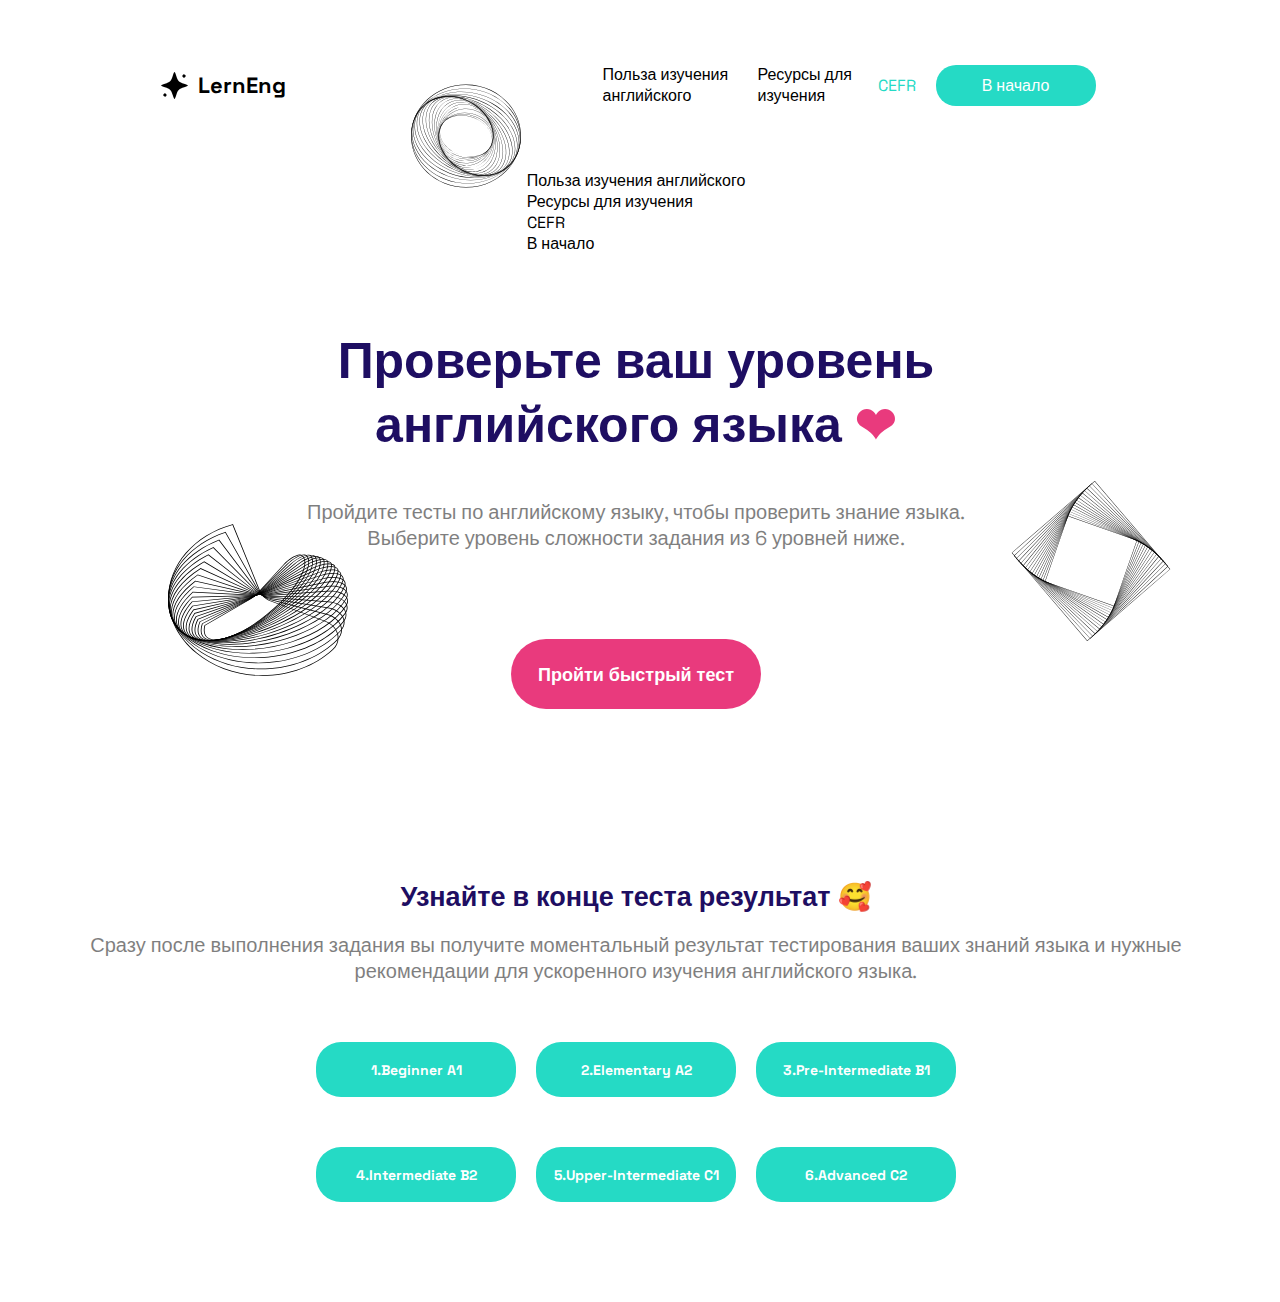
<file: index.html>
<!DOCTYPE html>
<html>
	<head>
		<title>LernEng</title>
		<meta charset="utf-8">
        <meta name="viewport" content="width=device-width, initial-scale=1.0">
		<link rel="stylesheet" href="styles/main.css">
		<link href="https://fonts.googleapis.com/css2?family=Space+Grotesk:wght@400;700&display=swap" rel="stylesheet">
	</head>
	<body>
		<main>
			<header>
				<div class="obj_container">
					<img class="obj" src="img/object.svg">
					<img class="obj2" src="img/obj2.svg">
					<img class="obj3" src="img/obj3.svg">
				</div>
				<nav>
					<div class="logo">
						<img src="img/Group.svg">
						<p>LernEng</p>
					</div>
					<section class="burger_menu">
						<span></span>
						<span></span>
						<span></span>
					</section>
					<ul>
						<li><a href="benefit_english.html">Польза изучения английского</a></li>
						<li><a href="resources_for_lerning.html">Ресурсы для изучения</a></li>
						<li><a href="CEFR.html">CEFR</a></li>
						<li><a href="index.html">В начало</a></li>
					</ul>
				</nav>
				<section class="bottom_content">
					<div class="burger_menu_content">
						<ul>
							<li><a href="benefit_english.html">Польза изучения английского</a></li>
							<li><a href="resources_for_lerning.html">Ресурсы для изучения</a></li>
							<li><a href="CEFR.html">CEFR</a></li>
							<li><a class="href_burger_menu" href="index.html">В начало</a></li>
						</ul>
					</div>
					<h1>Проверьте ваш уровень английского языка <span>&#10084;</span></h1>
					<p>Пройдите тесты по английскому языку, чтобы проверить знание языка. Выберите уровень сложности задания из 6 уровней ниже.</p>
					<button class="quick_test_btn">Пройти быстрый тест</button>
				</section>
			</header>
			<section class="tests_container">
				<h2>Узнайте в конце теста результат <span>&#129392;</span></h2>
				<p>Сразу после выполнения задания вы получите моментальный результат тестирования ваших знаний языка и нужные рекомендации для ускоренного изучения английского языка.</p>
				
				<div class ="button-container_768px">
					<div class="buttom_container">
						<button>1.Beginner A1</button>
						<button>2.Elementary A2</button>
						<button>3.Pre-Intermediate B1</button>
					</div>
					<div class="buttom_container">
						<button>4.Intermediate B2</button>
						<button>5.Upper-Intermediate C1</button>
						<button>6.Advanced C2</button>
					</div>
				</div>
				
				<div class ="button-container_430px">
					<div class="buttom_container">
						<button class="A1_btn">1.Beginner A1</button>
						<button class="A2_btn">2.Elementary A2</button>
					</div>
					<div class="buttom_container">
						<button class="B1_btn">3.Pre-Intermediate B1</button>
						<button>4.Intermediate B2</button>
					</div>
					<div class="buttom_container">
						<button>5.Upper-Intermediate C1</button>
						<button>6.Advanced C2</button>
					</div>
				</div>
			</section>
		</main>
		<script src="js/burger_menu.js"></script>
		<script src="js/tests.js"></script>
	</body>
</html>
</file>
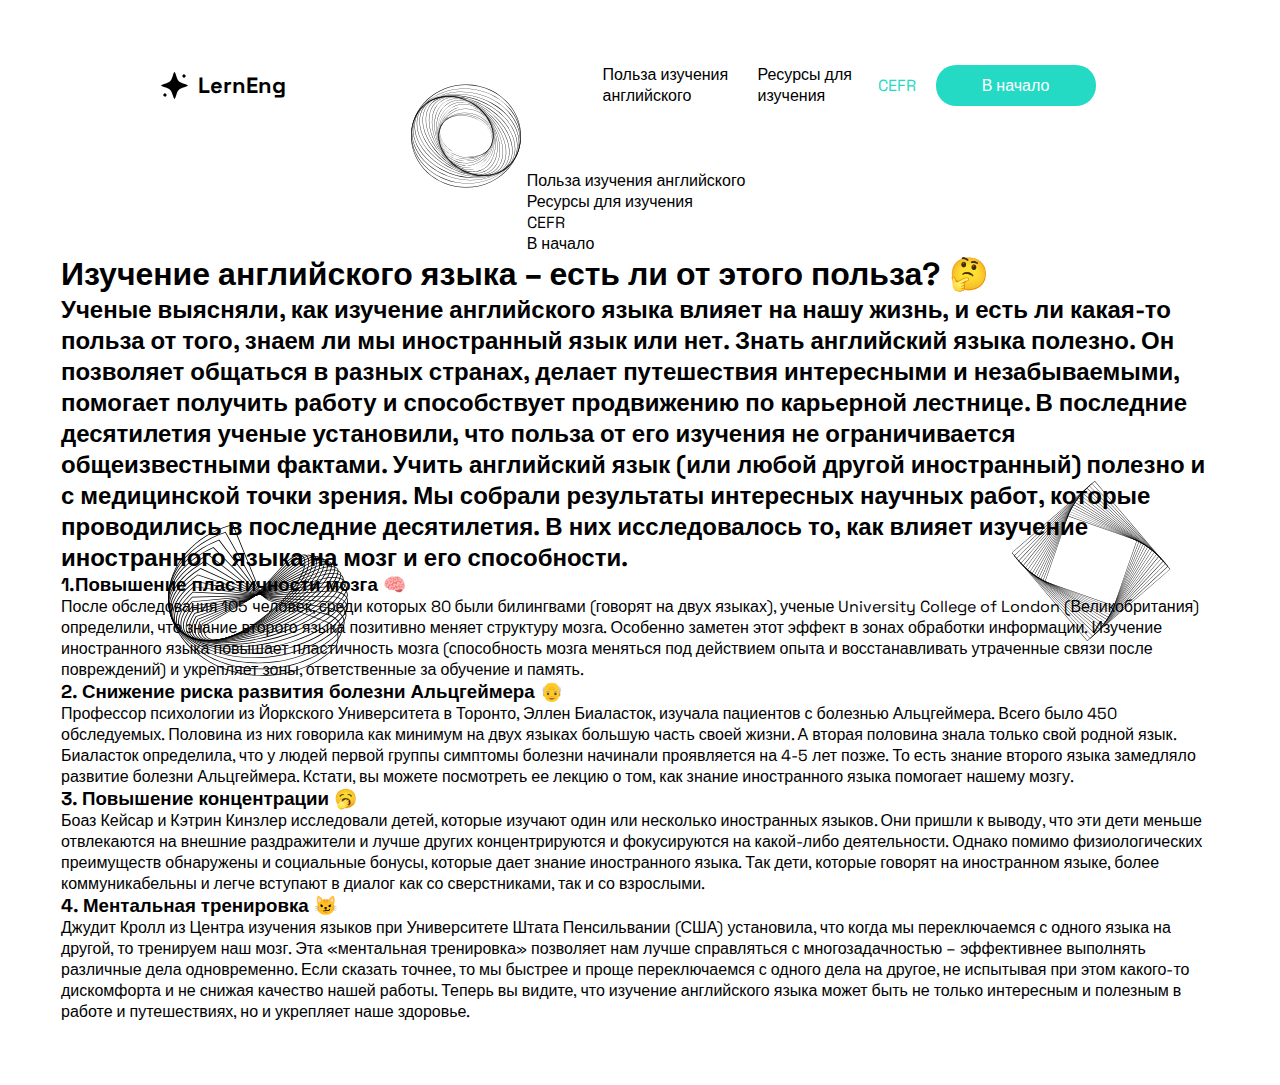
<file: benefit_english.html>
<!DOCTYPE html>
<html>
	<head>
		<title>LernEng</title>
		<meta charset="utf-8">
        <meta name="viewport" content="width=device-width, initial-scale=1.0">
		<link rel="stylesheet" href="styles/main.css">
		<link href="https://fonts.googleapis.com/css2?family=Space+Grotesk:wght@400;700&display=swap" rel="stylesheet">
	</head>
	<body>
		<main>
			<header>
				<div class="obj_container">
					<img class="obj" src="img/object.svg">
					<img class="obj2" src="img/obj2.svg">
					<img class="obj3" src="img/obj3.svg">
				</div>
				<nav>
					<div class="logo">
						<img src="img/Group.svg">
						<p>LernEng</p>
					</div>
					<section class="burger_menu">
						<span></span>
						<span></span>
						<span></span>
					</section>
					<ul>
						<li><a href="benefit_english.html">Польза изучения английского</a></li>
						<li><a href="resources_for_lerning.html">Ресурсы для изучения</a></li>
						<li><a href="CEFR.html">CEFR</a></li>
						<li><a href="index.html">В начало</a></li>
					</ul>
				</nav>
				<section class="bottom_content">
					<div class="burger_menu_content">
						<ul>
							<li><a href="benefit_english.html">Польза изучения английского</a></li>
						    <li><a href="resources_for_lerning.html">Ресурсы для изучения</a></li>
							<li><a href="CEFR.html">CEFR</a></li>
							<li><a href="index.html">В начало</a></li>
						</ul>
					</div>
				</section>
			</header>
            <section class="benefit_block">
                <h1>Изучение английского языка – есть ли от этого польза? &#129300;</h1>
                <h2>Ученые выясняли, как изучение английского языка влияет на нашу жизнь, и есть ли какая-то польза от того, знаем ли мы иностранный язык или нет.

                    Знать английский языка полезно. Он позволяет общаться в разных странах, делает путешествия интересными и незабываемыми, помогает получить работу и способствует продвижению по карьерной лестнице.
                    
                    В последние десятилетия ученые установили, что польза от его изучения не ограничивается общеизвестными фактами. Учить английский язык (или любой другой иностранный) полезно и с медицинской точки зрения.
                     
                    Мы собрали результаты интересных научных работ, которые проводились в последние десятилетия. В них исследовалось то, как влияет изучение иностранного языка на мозг и его способности.</h2>
            </section>
            <section class="benefit_block">
                <h3>1.Повышение пластичности мозга &#129504;</h3>
                <p>После обследования 105 человек, среди которых 80 были билингвами (говорят на двух языках), ученые University College of London (Великобритания) определили, что знание второго языка позитивно меняет структуру мозга. Особенно заметен этот эффект в зонах обработки информации.

                    Изучение иностранного языка повышает пластичность мозга (способность мозга меняться под действием опыта и восстанавливать утраченные связи после повреждений) и укрепляет зоны, ответственные за обучение и память.</p>
            </section>
            <section class="benefit_block">
                <h3>2. Снижение риска развития болезни Альцгеймера &#128116;</h3>
                <p>Профессор психологии из Йоркского Университета в Торонто, Эллен Биаласток, изучала пациентов с болезнью Альцгеймера. Всего было 450 обследуемых. Половина из них говорила как минимум на двух языках большую часть своей жизни. А вторая половина знала только свой родной язык. Биаласток определила, что у людей первой группы симптомы болезни начинали проявляется на 4-5 лет позже.

                    То есть знание второго языка замедляло развитие болезни Альцгеймера. Кстати, вы можете посмотреть ее лекцию о том, как знание иностранного языка помогает нашему мозгу.</p>
            </section>
            <section class="benefit_block">
                <h3>3. Повышение концентрации &#129393;</h3>
                <p>Боаз Кейсар и Кэтрин Кинзлер исследовали детей, которые изучают один или несколько иностранных языков. Они пришли к выводу, что эти дети меньше отвлекаются на внешние раздражители и лучше других концентрируются и фокусируются на какой-либо деятельности.

                    Однако помимо физиологических преимуществ обнаружены и социальные бонусы, которые дает знание иностранного языка. Так дети, которые говорят на иностранном языке, более коммуникабельны и легче вступают в диалог как со сверстниками, так и со взрослыми.</p>
            </section>
            <section class="benefit_block">
                <h3>4. Ментальная тренировка &#128572;</h3>
                <p>Джудит Кролл из Центра изучения языков при Университете Штата Пенсильвании (США) установила, что когда мы переключаемся с одного языка на другой, то тренируем наш мозг. Эта «ментальная тренировка» позволяет нам лучше справляться с многозадачностью – эффективнее выполнять различные дела одновременно. Если сказать точнее, то мы быстрее и проще переключаемся с одного дела на другое, не испытывая при этом какого-то дискомфорта и не снижая качество нашей работы.
 
                    Теперь вы видите, что изучение английского языка может быть не только интересным и полезным в работе и путешествиях, но и укрепляет наше здоровье.</p>
            </section>
            <br>
            <br>
            <br>
		</main>
		<script src="js/burger_menu.js"></script>
		<script src="js/tests.js"></script>
		<script src="js/result.js"></script>
	</body>
</html>
</file>
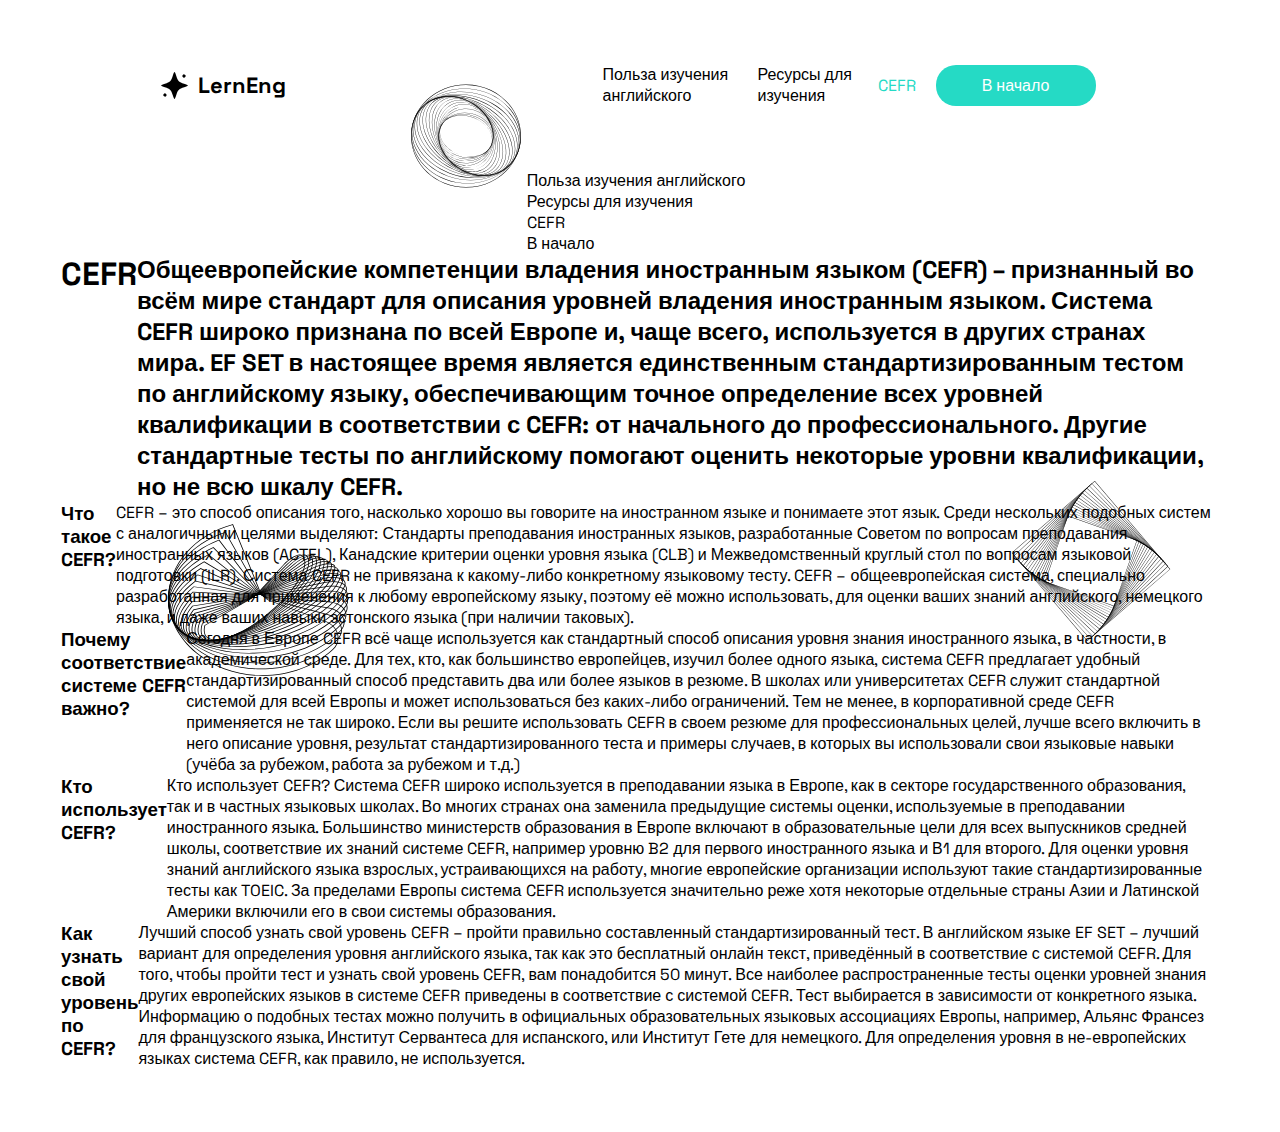
<file: CEFR.html>
<!DOCTYPE html>

<html>
	<head>
		<title>LernEng</title>
		<meta charset="utf-8">
        <meta name="viewport" content="width=device-width, initial-scale=1.0">
		<link rel="stylesheet" href="styles/main.css">
		<link href="https://fonts.googleapis.com/css2?family=Space+Grotesk:wght@400;700&display=swap" rel="stylesheet">
	</head>
	<body>
		<main class="main_mobile">
			<header class="header_mobile1">
				<div class="obj_container">
					<img class="obj" src="img/object.svg">
					<img class="obj2" src="img/obj2.svg">
					<img class="obj3" src="img/obj3.svg">
				</div>
				<nav>
					<div class="logo">
						<img src="img/Group.svg">
						<p>LernEng</p>
					</div>
					<section class="burger_menu">
						<span></span>
						<span></span>
						<span></span>
					</section>
					<ul>
						<li><a href="benefit_english.html">Польза изучения английского</a></li>
						<li><a href="resources_for_lerning.html">Ресурсы для изучения</a></li>
						<li><a href="CEFR.html">CEFR</a></li>
						<li><a href="index.html">В начало</a></li>
					</ul>
				</nav>
				<section class="bottom_content">
					<div class="burger_menu_content">
						<ul>
							<li><a href="benefit_english.html">Польза изучения английского</a></li>
						    <li><a href="resources_for_lerning.html">Ресурсы для изучения</a></li>
							<li><a href="CEFR.html">CEFR</a></li>
							<li><a href="index.html">В начало</a></li>
						</ul>
					</div>
				</section>
			</header>
            <section class="benefit_block" style="display: flex;">
                <h1>CEFR</h1>
                <h2>Общеевропейские компетенции владения иностранным языком (CEFR) – признанный во всём мире стандарт для описания уровней владения иностранным языком. Система CEFR широко признана по всей Европе и, чаще всего, используется в других странах мира. EF SET в настоящее время является единственным стандартизированным тестом по английскому языку, обеспечивающим точное определение всех уровней квалификации в соответствии с CEFR: от начального до профессионального. Другие стандартные тесты по английскому помогают оценить некоторые уровни квалификации, но не всю шкалу CEFR.</h2>
            </section>
            <section class="benefit_block" style="display: flex;">
                <h3>Что такое CEFR?</h3>
                <p>CEFR – это способ описания того, насколько хорошо вы говорите на иностранном языке и понимаете этот язык. Среди нескольких подобных систем с аналогичными целями выделяют: Стандарты преподавания иностранных языков, разработанные Советом по вопросам преподавания иностранных языков (ACTFL), Канадские критерии оценки уровня языка (CLB) и Межведомственный круглый стол по вопросам языковой подготовки (ILR). Система CEFR не привязана к какому-либо конкретному языковому тесту. CEFR – общеевропейская система, специально разработанная для применения к любому европейскому языку, поэтому её можно использовать, для оценки ваших знаний английского, немецкого языка, и даже ваших навыки эстонского языка (при наличии таковых).</p>
            </section>
            <section class="benefit_block" style="display: flex;">
                <h3>Почему соответствие системе CEFR важно?</h3>
                <p>Сегодня в Европе CEFR всё чаще используется как стандартный способ описания уровня знания иностранного языка, в частности, в академической среде. Для тех, кто, как большинство европейцев, изучил более одного языка, система CEFR предлагает удобный стандартизированный способ представить два или более языков в резюме. В школах или университетах CEFR служит стандартной системой для всей Европы и может использоваться без каких-либо ограничений.

                    Тем не менее, в корпоративной среде CEFR применяется не так широко. Если вы решите использовать CEFR в своем резюме для профессиональных целей, лучше всего включить в него описание уровня, результат стандартизированного теста и примеры случаев, в которых вы использовали свои языковые навыки (учёба за рубежом, работа за рубежом и т.д.)</p>
            </section>
            <section class="benefit_block" style="display: flex;">
                <h3>Кто использует CEFR?</h3>
                <p>Кто использует CEFR?
                    Система CEFR широко используется в преподавании языка в Европе, как в секторе государственного образования, так и в частных языковых школах. Во многих странах она заменила предыдущие системы оценки, используемые в преподавании иностранного языка. Большинство министерств образования в Европе включают в образовательные цели для всех выпускников средней школы, соответствие их знаний системе CEFR, например уровню B2 для первого иностранного языка и В1 для второго. Для оценки уровня знаний английского языка взрослых, устраивающихся на работу, многие европейские организации используют такие стандартизированные тесты как TOEIC.
                    
                    За пределами Европы система CEFR используется значительно реже хотя некоторые отдельные страны Азии и Латинской Америки включили его в свои системы образования.</p>
            </section>
            <section class="benefit_block" style="display: flex;">
                <h3>Как узнать свой ​​уровень по CEFR?</h3>
                <p>Лучший способ узнать свой ​​уровень CEFR – пройти правильно составленный стандартизированный тест. В английском языке EF SET – лучший вариант для определения уровня английского языка, так как это бесплатный онлайн текст, приведённый в соответствие с системой CEFR. Для того, чтобы пройти тест и узнать свой ​​уровень CEFR, вам понадобится 50 минут.

                    Все наиболее распространенные тесты оценки ​​уровней знания других европейских языков в системе CEFR приведены в соответствие с системой CEFR. Тест выбирается в зависимости от конкретного языка. Информацию о подобных тестах можно получить в официальных образовательных языковых ассоциациях Европы, например, Альянс Франсез для французского языка, Институт Сервантеса для испанского, или Институт Гете для немецкого. Для определения уровня в не-европейских языках система CEFR, как правило, не используется​​.</p>
            </section>
            <br>
            <br>
            <br>
		</main>
		<script src="js/burger_menu.js"></script>
		<script src="js/tests.js"></script>
		<script src="js/result.js"></script>
	</body>
</html>
</file>
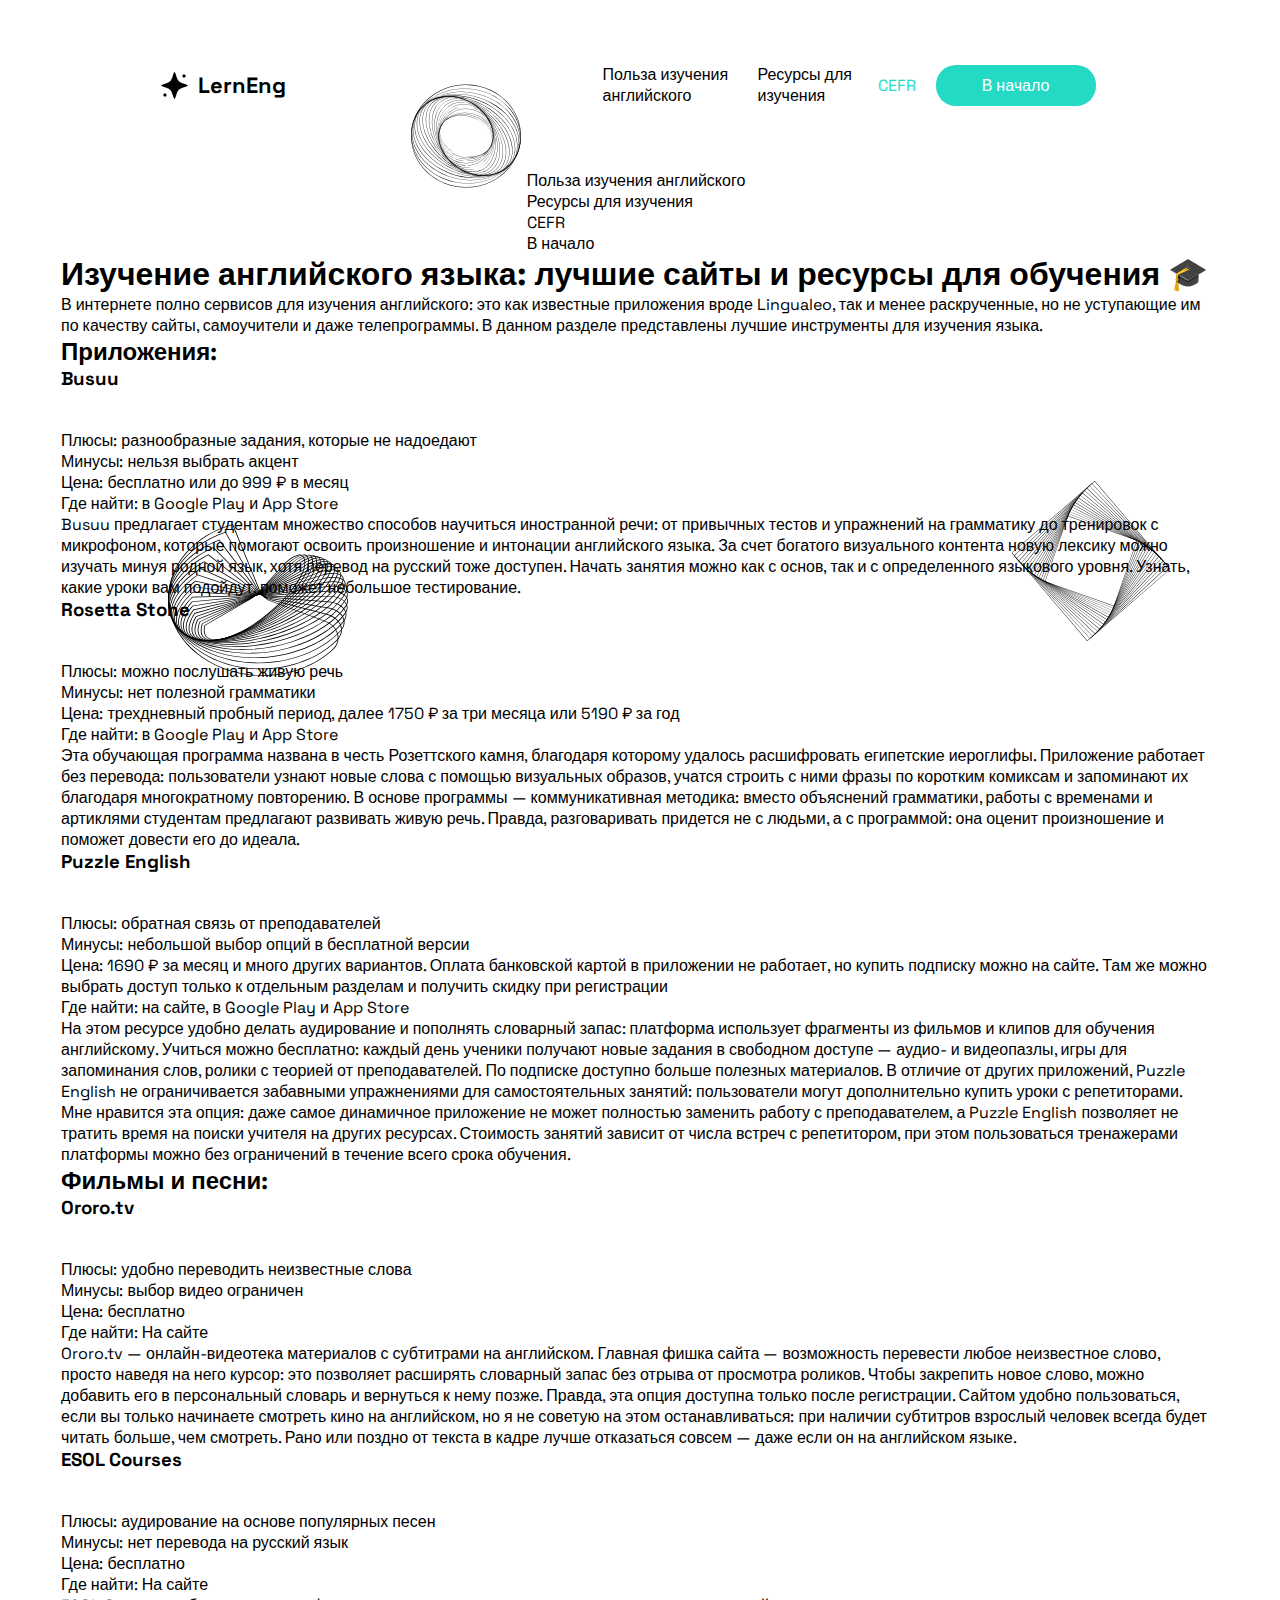
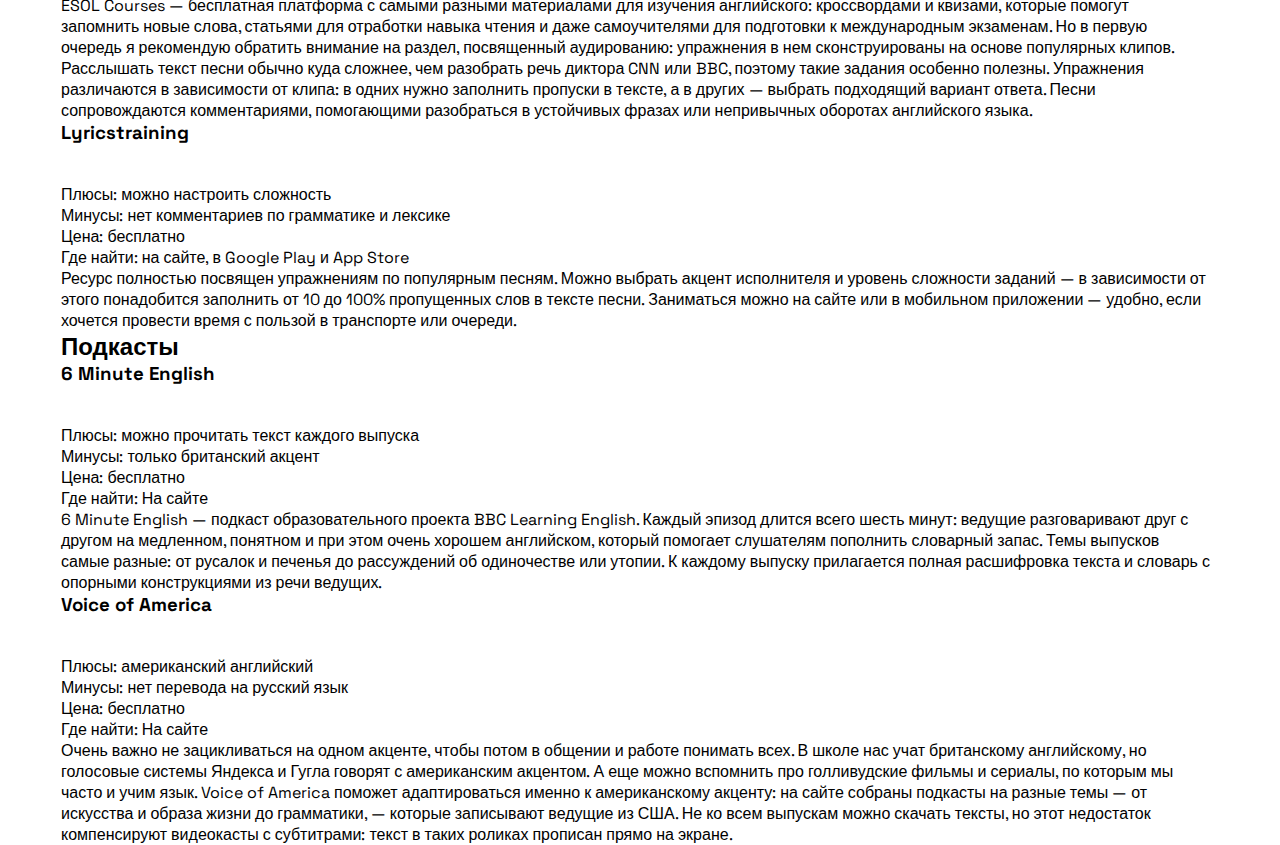
<file: resources_for_lerning.html>
<!DOCTYPE html>
<html>
	<head>
		<title>LernEng</title>
		<meta charset="utf-8">
        <meta name="viewport" content="width=device-width, initial-scale=1.0">
		<link rel="stylesheet" href="styles/main.css">
		<link href="https://fonts.googleapis.com/css2?family=Space+Grotesk:wght@400;700&display=swap" rel="stylesheet">
	</head>
	<body>
		<main>
			<header>
				<div class="obj_container">
					<img class="obj" src="img/object.svg">
					<img class="obj2" src="img/obj2.svg">
					<img class="obj3" src="img/obj3.svg">
				</div>
				<nav>
					<div class="logo">
						<img src="img/Group.svg">
						<p>LernEng</p>
					</div>
					<section class="burger_menu">
						<span></span>
						<span></span>
						<span></span>
					</section>
					<ul>
						<li><a href="benefit_english.html">Польза изучения английского</a></li>
						<li><a href="resources_for_lerning.html">Ресурсы для изучения</a></li>
						<li><a href="CEFR.html">CEFR</a></li>
						<li><a href="index.html">В начало</a></li>
					</ul>
				</nav>
				<section class="bottom_content">
					<div class="burger_menu_content">
						<ul>
							<li><a href="benefit_english.html">Польза изучения английского</a></li>
						    <li><a href="resources_for_lerning.html">Ресурсы для изучения</a></li>
							<li><a href="CEFR.html">CEFR</a></li>
							<li><a href="index.html">В начало</a></li>
						</ul>
					</div>
				</section>
			</header>

            <section class="title_resources">
                <h1>Изучение английского языка: лучшие сайты и ресурсы для обучения &#127891;</h1>
                <p>В интернете полно сервисов для изучения английского: это как известные приложения вроде Lingualeo, так и менее раскрученные, но не уступающие им по качеству сайты, самоучители и даже телепрограммы.
                   В данном разделе представлены лучшие инструменты для изучения языка.</p>
            </section> 
            <section class="applications">
                <h2>Приложения:</h2>
               <div class="applications_card">
                    <h3 class="h3_title_1">Busuu <img src="img/Group 7.svg"></h3>
                    <div class="card_container">
                        <ul>
                            <li>Плюсы: <span>разнообразные задания, которые не надоедают</span></li>
                            <li>Минусы: <span> нельзя выбрать акцент</span></li>
                            <li>Цена: <span>бесплатно или до 999 ₽ в месяц</span></li>
                            <li>Где найти: <span>в Google Play и App Store</span></li>
                        </ul>
                        <div class="card_text">
                            <p>Busuu предлагает студентам множество способов научиться иностранной речи: от привычных тестов и упражнений на грамматику до тренировок с микрофоном, которые помогают освоить произношение и интонации английского языка. За счет богатого визуального контента новую лексику можно изучать минуя родной язык, хотя перевод на русский тоже доступен.
    
                                Начать занятия можно как с основ, так и с определенного языкового уровня. Узнать, какие уроки вам подойдут, поможет небольшое тестирование.</p>
                        </div>
                    </div>
               </div>
               <div class="applications_card">
                    <h3 class="h3_title_1">Rosetta Stone <img src="img/Group 7.svg"></h3>
                    <div class="card_container">
                    <ul>
                        <li>Плюсы: <span>можно послушать живую речь</span></li>
                        <li>Минусы: <span>нет полезной грамматики</span></li>
                        <li>Цена: <span>трехдневный пробный период, далее 1750 ₽ за три месяца или 5190 ₽ за год</span></li>
                        <li>Где найти: <span>в Google Play и App Store</span></li>
                    </ul>
                    <div class="card_text">
                        <p>Эта обучающая программа названа в честь Розеттского камня, благодаря которому удалось расшифровать египетские иероглифы. Приложение работает без перевода: пользователи узнают новые слова с помощью визуальных образов, учатся строить с ними фразы по коротким комиксам и запоминают их благодаря многократному повторению.
    
                            В основе программы — коммуникативная методика: вместо объяснений грамматики, работы с временами и артиклями студентам предлагают развивать живую речь. Правда, разговаривать придется не с людьми, а с программой: она оценит произношение и поможет довести его до идеала.</p>
                    </div>
                </div>
                <div class="applications_card">
                    <h3 class="h3_title_1">Puzzle English<img src="img/Group 7.svg"></h3>
                    <div class="card_container">
                    <ul>
                        <li>Плюсы: <span>обратная связь от преподавателей</span></li>
                        <li>Минусы: <span>небольшой выбор опций в бесплатной версии</span></li>
                        <li>Цена: <span>1690 ₽ за месяц и много других вариантов. Оплата банковской картой в приложении не работает, но купить подписку можно на сайте. Там же можно выбрать доступ только к отдельным разделам и получить скидку при регистрации</span></li>
                        <li>Где найти: <span>на сайте, в Google Play и App Store</span></li>
                    </ul>
                    <div class="card_text">
                        <p>На этом ресурсе удобно делать аудирование и пополнять словарный запас: платформа использует фрагменты из фильмов и клипов для обучения английскому. Учиться можно бесплатно: каждый день ученики получают новые задания в свободном доступе — аудио- и видеопазлы, игры для запоминания слов, ролики с теорией от преподавателей. По подписке доступно больше полезных материалов.

                            В отличие от других приложений, Puzzle English не ограничивается забавными упражнениями для самостоятельных занятий: пользователи могут дополнительно купить уроки с репетиторами. Мне нравится эта опция: даже самое динамичное приложение не может полностью заменить работу с преподавателем, а Puzzle English позволяет не тратить время на поиски учителя на других ресурсах. Стоимость занятий зависит от числа встреч с репетитором, при этом пользоваться тренажерами платформы можно без ограничений в течение всего срока обучения.</p>
                    </div>
                </div>
           </div>
            </section>

            <section class="applications">
                <h2>Фильмы и песни:</h2>
               <div class="applications_card">
                    <h3 class="h3_title_2">Ororo.tv <img src="img/Group 7.svg"></h3>
                    <div class="card_container">
                        <ul>
                            <li>Плюсы: <span>удобно переводить неизвестные слова</span></li>
                            <li>Минусы: <span>  выбор видео ограничен</span></li>
                            <li>Цена: <span> бесплатно</span></li>
                            <li>Где найти: <span>На сайте</span></li>
                        </ul>
                        <div class="card_text">
                            <p>Ororo.tv — онлайн-видеотека материалов с субтитрами на английском. Главная фишка сайта — возможность перевести любое неизвестное слово, просто наведя на него курсор: это позволяет расширять словарный запас без отрыва от просмотра роликов. Чтобы закрепить новое слово, можно добавить его в персональный словарь и вернуться к нему позже. Правда, эта опция доступна только после регистрации.
                                Сайтом удобно пользоваться, если вы только начинаете смотреть кино на английском, но я не советую на этом останавливаться: при наличии субтитров взрослый человек всегда будет читать больше, чем смотреть. Рано или поздно от текста в кадре лучше отказаться совсем — даже если он на английском языке.</p>
                        </div>
                    </div>
               </div>
               <div class="applications_card">
                    <h3 class="h3_title_2">ESOL Courses<img src="img/Group 7.svg"></h3>
                    <div class="card_container">
                    <ul>
                        <li>Плюсы: <span>аудирование на основе популярных песен</span></li>
                        <li>Минусы: <span>нет перевода на русский язык</span></li>
                        <li>Цена: <span> бесплатно</span></li>
                        <li>Где найти: <span>На сайте</span></li>
                    </ul>
                    <div class="card_text">
                        <p>ESOL Courses — бесплатная платформа с самыми разными материалами для изучения английского: кроссвордами и квизами, которые помогут запомнить новые слова, статьями для отработки навыка чтения и даже самоучителями для подготовки к международным экзаменам.
                            Но в первую очередь я рекомендую обратить внимание на раздел, посвященный аудированию: упражнения в нем сконструированы на основе популярных клипов. Расслышать текст песни обычно куда сложнее, чем разобрать речь диктора CNN или BBC, поэтому такие задания особенно полезны.
                            Упражнения различаются в зависимости от клипа: в одних нужно заполнить пропуски в тексте, а в других — выбрать подходящий вариант ответа. Песни сопровождаются комментариями, помогающими разобраться в устойчивых фразах или непривычных оборотах английского языка.</p>
                    </div>
                </div>
                <div class="applications_card">
                    <h3 class="h3_title_2">Lyricstraining<img src="img/Group 7.svg"></h3>
                    <div class="card_container">
                    <ul>
                        <li>Плюсы: <span>можно настроить сложность</span></li>
                        <li>Минусы: <span>нет комментариев по грамматике и лексике</span></li>
                        <li>Цена: <span>бесплатно</span></li>
                        <li>Где найти: <span>на сайте, в Google Play и App Store</span></li>
                    </ul>
                    <div class="card_text">
                        <p>Ресурс полностью посвящен упражнениям по популярным песням. Можно выбрать акцент исполнителя и уровень сложности заданий — в зависимости от этого понадобится заполнить от 10 до 100% пропущенных слов в тексте песни.
                            Заниматься можно на сайте или в мобильном приложении — удобно, если хочется провести время с пользой в транспорте или очереди.</p>
                    </div>
                </div>
           </div>
            </section>

            <section class="applications">
                <h2>Подкасты</h2>
               <div class="applications_card">
                    <h3 class="h3_title_3">6 Minute English<img src="img/Group 7.svg"></h3>
                    <div class="card_container">
                        <ul>
                            <li>Плюсы: <span>можно прочитать текст каждого выпуска</span></li>
                            <li>Минусы: <span>только британский акцент</span></li>
                            <li>Цена: <span>бесплатно</span></li>
                            <li>Где найти: <span>На сайте</span></li>
                        </ul>
                        <div class="card_text">
                            <p>6 Minute English — подкаст образовательного проекта BBC Learning English. Каждый эпизод длится всего шесть минут: ведущие разговаривают друг с другом на медленном, понятном и при этом очень хорошем английском, который помогает слушателям пополнить словарный запас.
                                Темы выпусков самые разные: от русалок и печенья до рассуждений об одиночестве или утопии. К каждому выпуску прилагается полная расшифровка текста и словарь с опорными конструкциями из речи ведущих.</p>
                        </div>
                    </div>
               </div>
               <div class="applications_card">
                    <h3 class="h3_title_3">Voice of America<img src="img/Group 7.svg"></h3>
                    <div class="card_container">
                    <ul>
                        <li>Плюсы: <span> американский английский</span></li>
                        <li>Минусы: <span>нет перевода на русский язык</span></li>
                        <li>Цена: <span> бесплатно</span></li>
                        <li>Где найти: <span>На сайте</span></li>
                    </ul>
                    <div class="card_text">
                        <p>Очень важно не зацикливаться на одном акценте, чтобы потом в общении и работе понимать всех. В школе нас учат британскому английскому, но голосовые системы Яндекса и Гугла говорят с американским акцентом. А еще можно вспомнить про голливудские фильмы и сериалы, по которым мы часто и учим язык.
                            Voice of America поможет адаптироваться именно к американскому акценту: на сайте собраны подкасты на разные темы — от искусства и образа жизни до грамматики, — которые записывают ведущие из США. Не ко всем выпускам можно скачать тексты, но этот недостаток компенсируют видеокасты с субтитрами: текст в таких роликах прописан прямо на экране.</p>
                    </div>
                </div>
           </div>
            </section>

		</main>
		<script src="js/burger_menu.js"></script>
		<script src="js/tests.js"></script>
		<script src="js/result.js"></script>
        <script src="js/resourse_for_lerning.js"></script>
	</body>
</html>
</file>
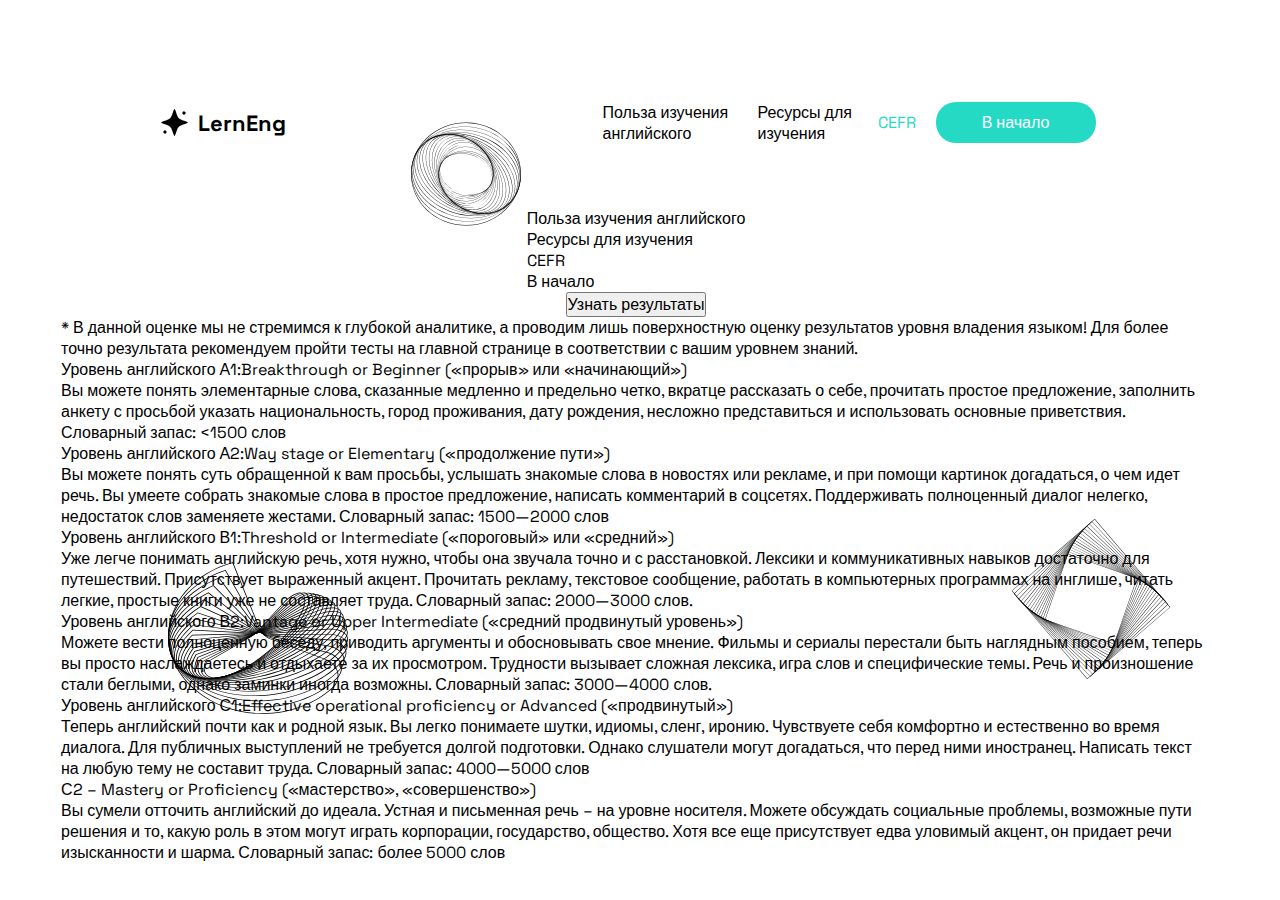
<file: result.html>
<!DOCTYPE html>
<html>
	<head>
		<title>LernEng</title>
		<meta charset="utf-8">
        <meta name="viewport" content="width=device-width, initial-scale=1.0">
		<link rel="stylesheet" href="styles/main.css">
		<link href="https://fonts.googleapis.com/css2?family=Space+Grotesk:wght@400;700&display=swap" rel="stylesheet">
	</head>
	<body>
		<main>
			<header>
				<div class="obj_container">
					<img class="obj" src="img/object.svg">
					<img class="obj2" src="img/obj2.svg">
					<img class="obj3" src="img/obj3.svg">
				</div>
				<nav>
					<div class="logo">
						<img src="img/Group.svg">
						<p>LernEng</p>
					</div>
					<section class="burger_menu">
						<span></span>
						<span></span>
						<span></span>
					</section>
					<ul>
						<li><a href="benefit_english.html">Польза изучения английского</a></li>
						<li><a href="resources_for_lerning.html">Ресурсы для изучения</a></li>
						<li><a href="CEFR.html">CEFR</a></li>
						<li><a href="index.html">В начало</a></li>
					</ul>
				</nav>
				<section class="bottom_content">
					<div class="burger_menu_content">
						<ul>
							<li><a href="benefit_english.html">Польза изучения английского</a></li>
							<li><a href="resources_for_lerning.html">Ресурсы для изучения</a></li>
							<li><a href="CEFR.html">CEFR</a></li>
							<li><a href="index.html">В начало</a></li>
						</ul>
					</div>
				</section>
			</header>
            <div class="result_block">
				<button class="btn_results">Узнать результаты</button>
				<p class="true_p" style="font-size: 0px;">Правильных ответов: <span class="correct_result"></span></p>
				<p class="true_p2" style="font-size: 0px;">Это соответствует уровню владения языком: <span class="engleesh_level"></span></p>
			</div>
			<div class="result_block_explanation">
				<p>* В данной оценке мы не стремимся к глубокой аналитике, а проводим лишь поверхностную оценку результатов уровня владения языком! Для более точно результата рекомендуем пройти тесты на главной странице в соответствии с вашим уровнем знаний.</p>
				<section class="abc_section a1">
					<p>Уровень английского А1:Breakthrough or Beginner («прорыв» или «начинающий»)</p>
					<span>Вы можете понять элементарные слова, сказанные медленно и предельно четко, вкратце рассказать о себе, прочитать простое предложение, заполнить анкету с просьбой указать национальность, город проживания, дату рождения, несложно представиться и использовать основные приветствия. Словарный запас: <1500 слов </span>
				</section>
				<section class="abc_section a2">
					<p>Уровень английского А2:Way stage or Elementary («продолжение пути»)</p>
					<span>Вы можете понять суть обращенной к вам просьбы, услышать знакомые слова в новостях или рекламе, и при помощи картинок догадаться, о чем идет речь. Вы умеете собрать знакомые слова в простое предложение, написать комментарий в соцсетях. Поддерживать полноценный диалог нелегко, недостаток слов заменяете жестами. Словарный запас: 1500—2000 слов </span>
				</section>
				<section class="abc_section b1">
					<p>Уровень английского В1:Threshold or Intermediate («пороговый» или «средний»)</p>
					<span>Уже легче понимать английскую речь, хотя нужно, чтобы она звучала точно и с расстановкой. Лексики и коммуникативных навыков достаточно для путешествий. Присутствует выраженный акцент. Прочитать рекламу, текстовое сообщение, работать в компьютерных программах на инглише, читать легкие, простые книги уже не составляет труда. Словарный запас: 2000—3000 слов. </span>
				</section>
				<section class="abc_section b2">
					<p>Уровень английского В2:Vantage or Upper Intermediate («средний продвинутый уровень»)</p>
					<span>Можете вести полноценную беседу, приводить аргументы и обосновывать свое мнение. Фильмы и сериалы перестали быть наглядным пособием, теперь вы просто наслаждаетесь и отдыхаете за их просмотром. Трудности вызывает сложная лексика, игра слов и специфические темы. Речь и произношение стали беглыми, однако заминки иногда возможны. Словарный запас: 3000—4000 слов.</span>
				</section>
				<section class="abc_section c1">
					<p>Уровень английского С1:Effective operational proficiency or Advanced («продвинутый»)</p>
					<span>Теперь английский почти как и родной язык. Вы легко понимаете шутки, идиомы, сленг, иронию. Чувствуете себя комфортно и естественно во время диалога. Для публичных выступлений не требуется долгой подготовки. Однако слушатели могут догадаться, что перед ними иностранец. Написать текст на любую тему не составит труда. Словарный запас: 4000—5000 слов </span>
				</section>
				<section class="abc_section c2">
					<p>С2 – Mastery or Proficiency («мастерство», «совершенство»)</p>
					<span>Вы сумели отточить английский до идеала. Устная и письменная речь – на уровне носителя. Можете обсуждать социальные проблемы, возможные пути решения и то, какую роль в этом могут играть корпорации, государство, общество. Хотя все еще присутствует едва уловимый акцент, он придает речи изысканности и шарма. Словарный запас: более 5000 слов </span>
				</section>
			</div>
		</main>
		<script src="js/burger_menu.js"></script>
		<script src="js/tests.js"></script>
		<script src="js/result.js"></script>
	</body>
</html>
</file>
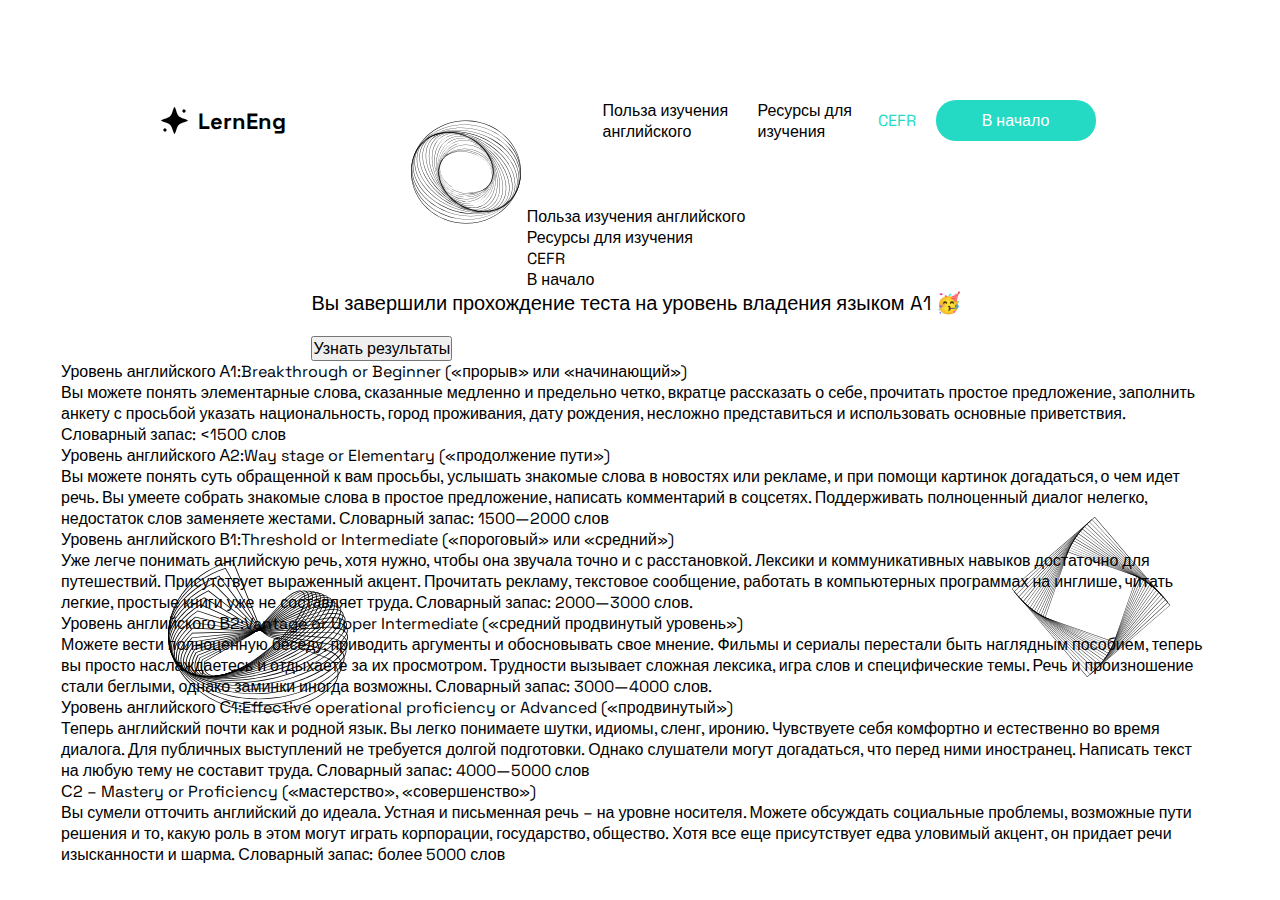
<file: resultA1.html>
<!DOCTYPE html>
<html>
	<head>
		<title>LernEng</title>
		<meta charset="utf-8">
        <meta name="viewport" content="width=device-width, initial-scale=1.0">
		<link rel="stylesheet" href="styles/main.css">
		<link href="https://fonts.googleapis.com/css2?family=Space+Grotesk:wght@400;700&display=swap" rel="stylesheet">
	</head>
	<body>
		<main>
			<header>
				<div class="obj_container">
					<img class="obj" src="img/object.svg">
					<img class="obj2" src="img/obj2.svg">
					<img class="obj3" src="img/obj3.svg">
				</div>
				<nav>
					<div class="logo">
						<img src="img/Group.svg">
						<p>LernEng</p>
					</div>
					<section class="burger_menu">
						<span></span>
						<span></span>
						<span></span>
					</section>
					<ul>
						<li><a href="benefit_english.html">Польза изучения английского</a></li>
						<li><a href="resources_for_lerning.html">Ресурсы для изучения</a></li>
						<li><a href="CEFR.html">CEFR</a></li>
						<li><a href="index.html">В начало</a></li>
					</ul>
				</nav>
				<section class="bottom_content">
					<div class="burger_menu_content">
						<ul>
							<li><a href="benefit_english.html">Польза изучения английского</a></li>
							<li><a href="resources_for_lerning.html">Ресурсы для изучения</a></li>
							<li><a href="CEFR.html">CEFR</a></li>
							<li><a href="index.html">В начало</a></li>
						</ul>
					</div>
				</section>
			</header>
            <div class="result_block">
                <p class="A1_p">Вы завершили прохождение теста на уровень владения языком A1 &#129395;</p>
				<button class="btn_results">Узнать результаты</button>
				<p class="true_p" style="font-size: 0px;">Правильных ответов: <span class="correct_result"></span></p>
				<p class="true_p2" style="font-size: 0px;">Это соответствует уровню владения языком A1</p>
			</div>
			<div class="result_block_explanation">
				<section class="abc_section a1">
					<p>Уровень английского А1:Breakthrough or Beginner («прорыв» или «начинающий»)</p>
					<span>Вы можете понять элементарные слова, сказанные медленно и предельно четко, вкратце рассказать о себе, прочитать простое предложение, заполнить анкету с просьбой указать национальность, город проживания, дату рождения, несложно представиться и использовать основные приветствия. Словарный запас: <1500 слов </span>
				</section>
				<section class="abc_section a2">
					<p>Уровень английского А2:Way stage or Elementary («продолжение пути»)</p>
					<span>Вы можете понять суть обращенной к вам просьбы, услышать знакомые слова в новостях или рекламе, и при помощи картинок догадаться, о чем идет речь. Вы умеете собрать знакомые слова в простое предложение, написать комментарий в соцсетях. Поддерживать полноценный диалог нелегко, недостаток слов заменяете жестами. Словарный запас: 1500—2000 слов </span>
				</section>
				<section class="abc_section b1">
					<p>Уровень английского В1:Threshold or Intermediate («пороговый» или «средний»)</p>
					<span>Уже легче понимать английскую речь, хотя нужно, чтобы она звучала точно и с расстановкой. Лексики и коммуникативных навыков достаточно для путешествий. Присутствует выраженный акцент. Прочитать рекламу, текстовое сообщение, работать в компьютерных программах на инглише, читать легкие, простые книги уже не составляет труда. Словарный запас: 2000—3000 слов. </span>
				</section>
				<section class="abc_section b2">
					<p>Уровень английского В2:Vantage or Upper Intermediate («средний продвинутый уровень»)</p>
					<span>Можете вести полноценную беседу, приводить аргументы и обосновывать свое мнение. Фильмы и сериалы перестали быть наглядным пособием, теперь вы просто наслаждаетесь и отдыхаете за их просмотром. Трудности вызывает сложная лексика, игра слов и специфические темы. Речь и произношение стали беглыми, однако заминки иногда возможны. Словарный запас: 3000—4000 слов.</span>
				</section>
				<section class="abc_section c1">
					<p>Уровень английского С1:Effective operational proficiency or Advanced («продвинутый»)</p>
					<span>Теперь английский почти как и родной язык. Вы легко понимаете шутки, идиомы, сленг, иронию. Чувствуете себя комфортно и естественно во время диалога. Для публичных выступлений не требуется долгой подготовки. Однако слушатели могут догадаться, что перед ними иностранец. Написать текст на любую тему не составит труда. Словарный запас: 4000—5000 слов </span>
				</section>
				<section class="abc_section c2">
					<p>С2 – Mastery or Proficiency («мастерство», «совершенство»)</p>
					<span>Вы сумели отточить английский до идеала. Устная и письменная речь – на уровне носителя. Можете обсуждать социальные проблемы, возможные пути решения и то, какую роль в этом могут играть корпорации, государство, общество. Хотя все еще присутствует едва уловимый акцент, он придает речи изысканности и шарма. Словарный запас: более 5000 слов </span>
				</section>
			</div>
		</main>
		<script src="js/burger_menu.js"></script>
		<script src="js/testA1.js"></script>
		<script src="js/resultA1.js"></script>
	</body>
</html>
</file>
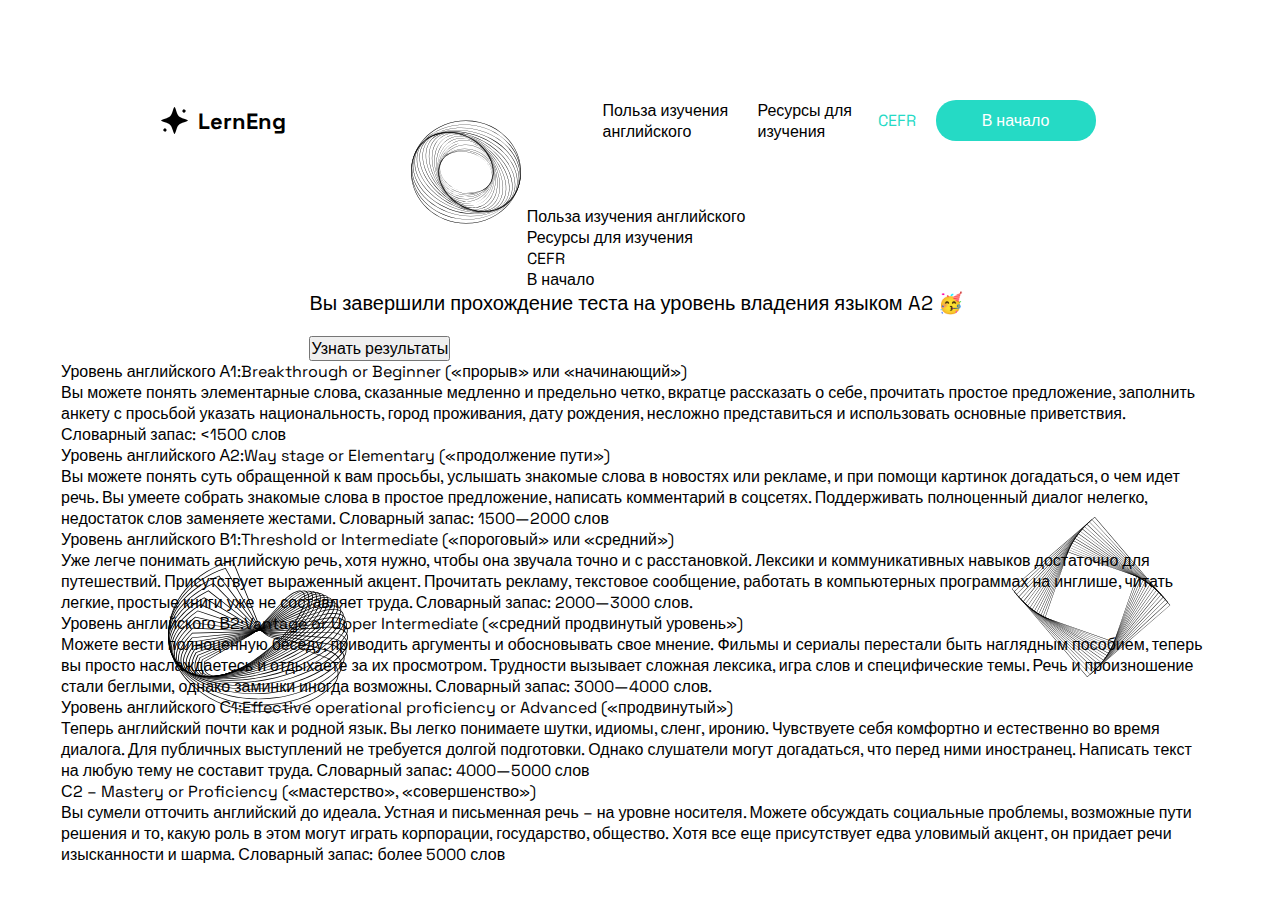
<file: resultA2.html>
<!DOCTYPE html>
<html>
	<head>
		<title>LernEng</title>
		<meta charset="utf-8">
        <meta name="viewport" content="width=device-width, initial-scale=1.0">
		<link rel="stylesheet" href="styles/main.css">
		<link href="https://fonts.googleapis.com/css2?family=Space+Grotesk:wght@400;700&display=swap" rel="stylesheet">
	</head>
	<body>
		<main>
			<header>
				<div class="obj_container">
					<img class="obj" src="img/object.svg">
					<img class="obj2" src="img/obj2.svg">
					<img class="obj3" src="img/obj3.svg">
				</div>
				<nav>
					<div class="logo">
						<img src="img/Group.svg">
						<p>LernEng</p>
					</div>
					<section class="burger_menu">
						<span></span>
						<span></span>
						<span></span>
					</section>
					<ul>
						<li><a href="benefit_english.html">Польза изучения английского</a></li>
						<li><a href="resources_for_lerning.html">Ресурсы для изучения</a></li>
						<li><a href="CEFR.html">CEFR</a></li>
						<li><a href="index.html">В начало</a></li>
					</ul>
				</nav>
				<section class="bottom_content">
					<div class="burger_menu_content">
						<ul>
							<li><a href="benefit_english.html">Польза изучения английского</a></li>
							<li><a href="resources_for_lerning.html">Ресурсы для изучения</a></li>
							<li><a href="CEFR.html">CEFR</a></li>
							<li><a href="index.html">В начало</a></li>
						</ul>
					</div>
				</section>
			</header>
            <div class="result_block">
                <p class="A1_p">Вы завершили прохождение теста на уровень владения языком A2 &#129395;</p>
				<button class="btn_results">Узнать результаты</button>
				<p class="true_p" style="font-size: 0px;">Правильных ответов: <span class="correct_result"></span></p>
				<p class="true_p2" style="font-size: 0px;">Это соответствует уровню владения языком A2</p>
			</div>
			<div class="result_block_explanation">
				<section class="abc_section a1">
					<p>Уровень английского А1:Breakthrough or Beginner («прорыв» или «начинающий»)</p>
					<span>Вы можете понять элементарные слова, сказанные медленно и предельно четко, вкратце рассказать о себе, прочитать простое предложение, заполнить анкету с просьбой указать национальность, город проживания, дату рождения, несложно представиться и использовать основные приветствия. Словарный запас: <1500 слов </span>
				</section>
				<section class="abc_section a2">
					<p>Уровень английского А2:Way stage or Elementary («продолжение пути»)</p>
					<span>Вы можете понять суть обращенной к вам просьбы, услышать знакомые слова в новостях или рекламе, и при помощи картинок догадаться, о чем идет речь. Вы умеете собрать знакомые слова в простое предложение, написать комментарий в соцсетях. Поддерживать полноценный диалог нелегко, недостаток слов заменяете жестами. Словарный запас: 1500—2000 слов </span>
				</section>
				<section class="abc_section b1">
					<p>Уровень английского В1:Threshold or Intermediate («пороговый» или «средний»)</p>
					<span>Уже легче понимать английскую речь, хотя нужно, чтобы она звучала точно и с расстановкой. Лексики и коммуникативных навыков достаточно для путешествий. Присутствует выраженный акцент. Прочитать рекламу, текстовое сообщение, работать в компьютерных программах на инглише, читать легкие, простые книги уже не составляет труда. Словарный запас: 2000—3000 слов. </span>
				</section>
				<section class="abc_section b2">
					<p>Уровень английского В2:Vantage or Upper Intermediate («средний продвинутый уровень»)</p>
					<span>Можете вести полноценную беседу, приводить аргументы и обосновывать свое мнение. Фильмы и сериалы перестали быть наглядным пособием, теперь вы просто наслаждаетесь и отдыхаете за их просмотром. Трудности вызывает сложная лексика, игра слов и специфические темы. Речь и произношение стали беглыми, однако заминки иногда возможны. Словарный запас: 3000—4000 слов.</span>
				</section>
				<section class="abc_section c1">
					<p>Уровень английского С1:Effective operational proficiency or Advanced («продвинутый»)</p>
					<span>Теперь английский почти как и родной язык. Вы легко понимаете шутки, идиомы, сленг, иронию. Чувствуете себя комфортно и естественно во время диалога. Для публичных выступлений не требуется долгой подготовки. Однако слушатели могут догадаться, что перед ними иностранец. Написать текст на любую тему не составит труда. Словарный запас: 4000—5000 слов </span>
				</section>
				<section class="abc_section c2">
					<p>С2 – Mastery or Proficiency («мастерство», «совершенство»)</p>
					<span>Вы сумели отточить английский до идеала. Устная и письменная речь – на уровне носителя. Можете обсуждать социальные проблемы, возможные пути решения и то, какую роль в этом могут играть корпорации, государство, общество. Хотя все еще присутствует едва уловимый акцент, он придает речи изысканности и шарма. Словарный запас: более 5000 слов </span>
				</section>
			</div>
		</main>
		<script src="js/burger_menu.js"></script>
		<script src="js/testA1.js"></script>
		<script src="js/resultA1.js"></script>
	</body>
</html>
</file>
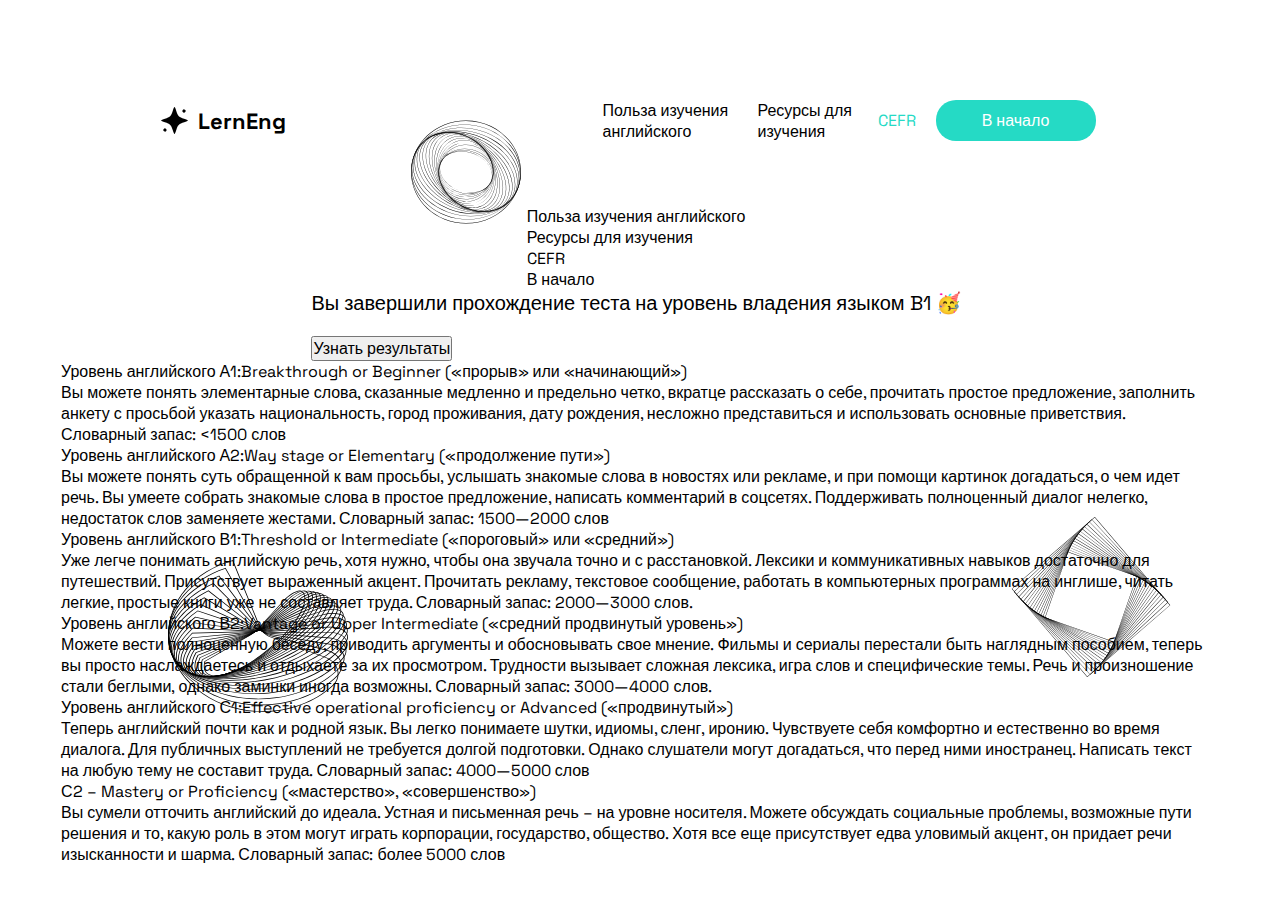
<file: resultB1.html>
<!DOCTYPE html>
<html>
	<head>
		<title>LernEng</title>
		<meta charset="utf-8">
        <meta name="viewport" content="width=device-width, initial-scale=1.0">
		<link rel="stylesheet" href="styles/main.css">
		<link href="https://fonts.googleapis.com/css2?family=Space+Grotesk:wght@400;700&display=swap" rel="stylesheet">
	</head>
	<body>
		<main>
			<header>
				<div class="obj_container">
					<img class="obj" src="img/object.svg">
					<img class="obj2" src="img/obj2.svg">
					<img class="obj3" src="img/obj3.svg">
				</div>
				<nav>
					<div class="logo">
						<img src="img/Group.svg">
						<p>LernEng</p>
					</div>
					<section class="burger_menu">
						<span></span>
						<span></span>
						<span></span>
					</section>
					<ul>
						<li><a href="benefit_english.html">Польза изучения английского</a></li>
						<li><a href="resources_for_lerning.html">Ресурсы для изучения</a></li>
						<li><a href="CEFR.html">CEFR</a></li>
						<li><a href="index.html">В начало</a></li>
					</ul>
				</nav>
				<section class="bottom_content">
					<div class="burger_menu_content">
						<ul>
							<li><a href="benefit_english.html">Польза изучения английского</a></li>
							<li><a href="resources_for_lerning.html">Ресурсы для изучения</a></li>
							<li><a href="CEFR.html">CEFR</a></li>
							<li><a href="index.html">В начало</a></li>
						</ul>
					</div>
				</section>
			</header>
            <div class="result_block">
                <p class="A1_p">Вы завершили прохождение теста на уровень владения языком B1 &#129395;</p>
				<button class="btn_results">Узнать результаты</button>
				<p class="true_p" style="font-size: 0px;">Правильных ответов: <span class="correct_result"></span></p>
				<p class="true_p2" style="font-size: 0px;">Это соответствует уровню владения языком B1</p>
			</div>
			<div class="result_block_explanation">
				<section class="abc_section a1">
					<p>Уровень английского А1:Breakthrough or Beginner («прорыв» или «начинающий»)</p>
					<span>Вы можете понять элементарные слова, сказанные медленно и предельно четко, вкратце рассказать о себе, прочитать простое предложение, заполнить анкету с просьбой указать национальность, город проживания, дату рождения, несложно представиться и использовать основные приветствия. Словарный запас: <1500 слов </span>
				</section>
				<section class="abc_section a2">
					<p>Уровень английского А2:Way stage or Elementary («продолжение пути»)</p>
					<span>Вы можете понять суть обращенной к вам просьбы, услышать знакомые слова в новостях или рекламе, и при помощи картинок догадаться, о чем идет речь. Вы умеете собрать знакомые слова в простое предложение, написать комментарий в соцсетях. Поддерживать полноценный диалог нелегко, недостаток слов заменяете жестами. Словарный запас: 1500—2000 слов </span>
				</section>
				<section class="abc_section b1">
					<p>Уровень английского В1:Threshold or Intermediate («пороговый» или «средний»)</p>
					<span>Уже легче понимать английскую речь, хотя нужно, чтобы она звучала точно и с расстановкой. Лексики и коммуникативных навыков достаточно для путешествий. Присутствует выраженный акцент. Прочитать рекламу, текстовое сообщение, работать в компьютерных программах на инглише, читать легкие, простые книги уже не составляет труда. Словарный запас: 2000—3000 слов. </span>
				</section>
				<section class="abc_section b2">
					<p>Уровень английского В2:Vantage or Upper Intermediate («средний продвинутый уровень»)</p>
					<span>Можете вести полноценную беседу, приводить аргументы и обосновывать свое мнение. Фильмы и сериалы перестали быть наглядным пособием, теперь вы просто наслаждаетесь и отдыхаете за их просмотром. Трудности вызывает сложная лексика, игра слов и специфические темы. Речь и произношение стали беглыми, однако заминки иногда возможны. Словарный запас: 3000—4000 слов.</span>
				</section>
				<section class="abc_section c1">
					<p>Уровень английского С1:Effective operational proficiency or Advanced («продвинутый»)</p>
					<span>Теперь английский почти как и родной язык. Вы легко понимаете шутки, идиомы, сленг, иронию. Чувствуете себя комфортно и естественно во время диалога. Для публичных выступлений не требуется долгой подготовки. Однако слушатели могут догадаться, что перед ними иностранец. Написать текст на любую тему не составит труда. Словарный запас: 4000—5000 слов </span>
				</section>
				<section class="abc_section c2">
					<p>С2 – Mastery or Proficiency («мастерство», «совершенство»)</p>
					<span>Вы сумели отточить английский до идеала. Устная и письменная речь – на уровне носителя. Можете обсуждать социальные проблемы, возможные пути решения и то, какую роль в этом могут играть корпорации, государство, общество. Хотя все еще присутствует едва уловимый акцент, он придает речи изысканности и шарма. Словарный запас: более 5000 слов </span>
				</section>
			</div>
		</main>
		<script src="js/burger_menu.js"></script>
		<script src="js/testB1.js"></script>
		<script src="js/resultA1.js"></script>
	</body>
</html>
</file>
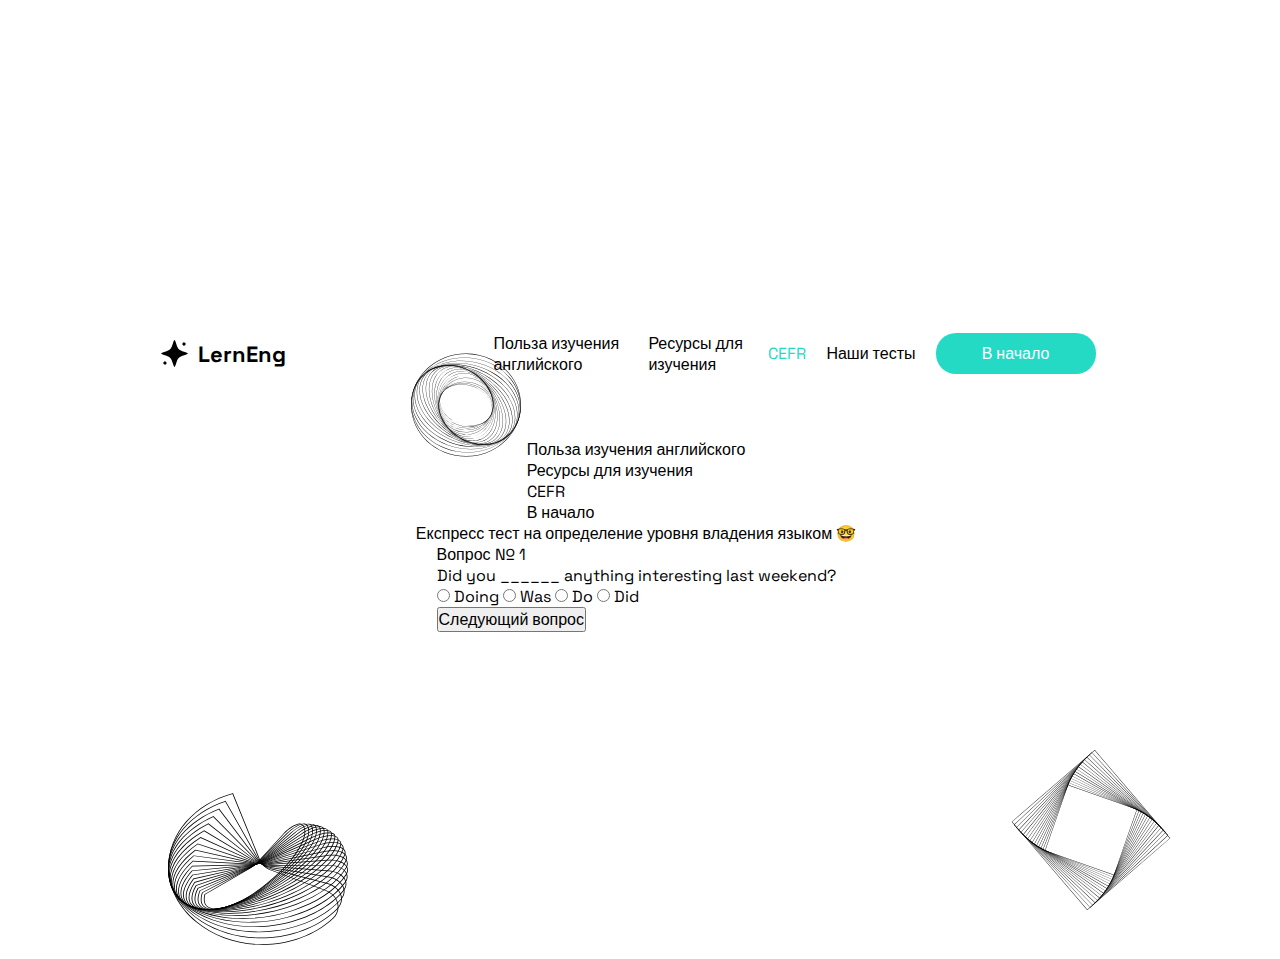
<file: test_page.html>
<!DOCTYPE html>
<html>
	<head>
		<title>LernEng</title>
		<meta charset="utf-8">
        <meta name="viewport" content="width=device-width, initial-scale=1.0">
		<link rel="stylesheet" href="styles/main.css">
		<link href="https://fonts.googleapis.com/css2?family=Space+Grotesk:wght@400;700&display=swap" rel="stylesheet">
	</head>
	<body>
		<main>
			<header>
				<div class="obj_container">
					<img class="obj" src="img/object.svg">
					<img class="obj2" src="img/obj2.svg">
					<img class="obj3" src="img/obj3.svg">
				</div>
				<nav>
					<div class="logo">
						<img src="img/Group.svg">
						<p>LernEng</p>
					</div>
					<section class="burger_menu">
						<span></span>
						<span></span>
						<span></span>
					</section>
					<ul>
						<li><a href="benefit_english.html">Польза изучения английского</a></li>
						<li><a href="resources_for_lerning.html">Ресурсы для изучения</a></li>
						<li><a href="">CEFR</a></li>
						<li><a href="CEFR.html">Наши тесты</a></li>
						<li><a href="index.html">В начало</a></li>
					</ul>
				</nav>
				<section class="bottom_content">
					<div class="burger_menu_content">
						<ul>
							<li><a href="benefit_english.html">Польза изучения английского</a></li>
							<li><a href="resources_for_lerning.html">Ресурсы для изучения</a></li>
							<li><a href="CEFR.html">CEFR</a></li>
							<li><a href="index.html">В начало</a></li>
						</ul>
					</div>
				</section>
			</header>
            <p class="test_text">Експресс тест на определение уровня владения языком &#129299;</p>
			<section class="test_block_container">
                <div class="test_block">
                    <p class="question_text">Вопрос № <span class="number_of_question">1</span></p>
                    <p class="question_text1">Did you ______ anything interesting last weekend?</p>
					<div class="answer_container">
						<label class="answer1">
							<input type="radio" name="answer" class = "answer1_input">
							<span class="answer1_text">Doing</span>
						</label>
						<label class="answer2">
							<input type="radio" name="answer" class = "answer2_input">
							<span class="answer2_text">Was</span>
						</label>
						<label class="answer3">
							<input type="radio" name="answer" class = "answer3_input">
							<span class="answer3_text">Do</span>
						</label>
						<label class="answer4">
							<input type="radio" name="answer" class = "answer4_input">
							<span class="answer4_text">Did</span>
						</label>
					</div>
                </div>
                <button class="button_next">Следующий вопрос</button>
            </section>
		</main>
		<script src="js/burger_menu.js"></script>
		<script src="js/tests.js"></script>
	</body>
</html>
</file>
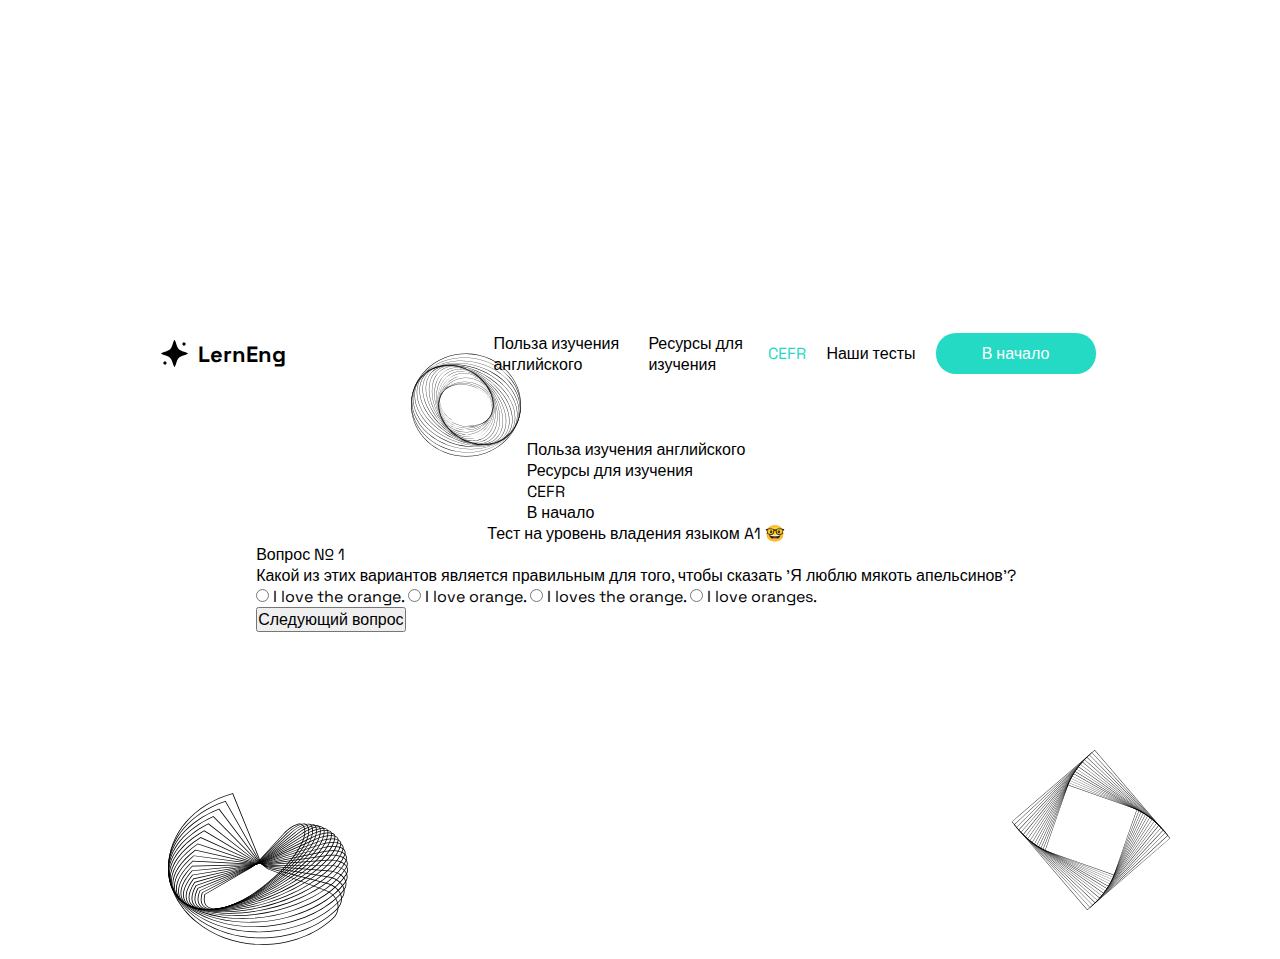
<file: testA1.html>
<!DOCTYPE html>
<html>
	<head>
		<title>LernEng</title>
		<meta charset="utf-8">
        <meta name="viewport" content="width=device-width, initial-scale=1.0">
		<link rel="stylesheet" href="styles/main.css">
		<link href="https://fonts.googleapis.com/css2?family=Space+Grotesk:wght@400;700&display=swap" rel="stylesheet">
	</head>
	<body>
		<main>
			<header>
				<div class="obj_container">
					<img class="obj" src="img/object.svg">
					<img class="obj2" src="img/obj2.svg">
					<img class="obj3" src="img/obj3.svg">
				</div>
				<nav>
					<div class="logo">
						<img src="img/Group.svg">
						<p>LernEng</p>
					</div>
					<section class="burger_menu">
						<span></span>
						<span></span>
						<span></span>
					</section>
					<ul>
						<li><a href="benefit_english.html">Польза изучения английского</a></li>
						<li><a href="resources_for_lerning.html">Ресурсы для изучения</a></li>
						<li><a href="">CEFR</a></li>
						<li><a href="CEFR.html">Наши тесты</a></li>
						<li><a href="index.html">В начало</a></li>
					</ul>
				</nav>
				<section class="bottom_content">
					<div class="burger_menu_content">
						<ul>
							<li><a href="benefit_english.html">Польза изучения английского</a></li>
							<li><a href="resources_for_lerning.html">Ресурсы для изучения</a></li>
							<li><a href="CEFR.html">CEFR</a></li>
							<li><a href="index.html">В начало</a></li>
						</ul>
					</div>
				</section>
			</header>
            <p class="test_text">Тест на уровень владения языком A1 &#129299;</p>
			<section class="test_block_container">
                <div class="test_block">
                    <p class="question_text">Вопрос № <span class="number_of_question">1</span></p>
                    <p class="question_text1">Какой из этих вариантов является правильным для того, чтобы сказать 'Я люблю мякоть апельсинов'?</p>
					<div class="answer_container">
						<label class="answer1">
							<input type="radio" name="answer" class = "answer1_input">
							<span class="answer1_text">I love the orange.</span>
						</label>
						<label class="answer2">
							<input type="radio" name="answer" class = "answer2_input">
							<span class="answer2_text">I love orange.</span>
						</label>
						<label class="answer3">
							<input type="radio" name="answer" class = "answer3_input">
							<span class="answer3_text">I loves the orange.</span>
						</label>
						<label class="answer4">
							<input type="radio" name="answer" class = "answer4_input">
							<span class="answer4_text">I love oranges.</span>
						</label>
					</div>
                </div>
                <button class="button_next">Следующий вопрос</button>
            </section>
		</main>
		<script src="js/burger_menu.js"></script>
		<script src="js/testA1.js"></script>
	</body>
</html>
</file>
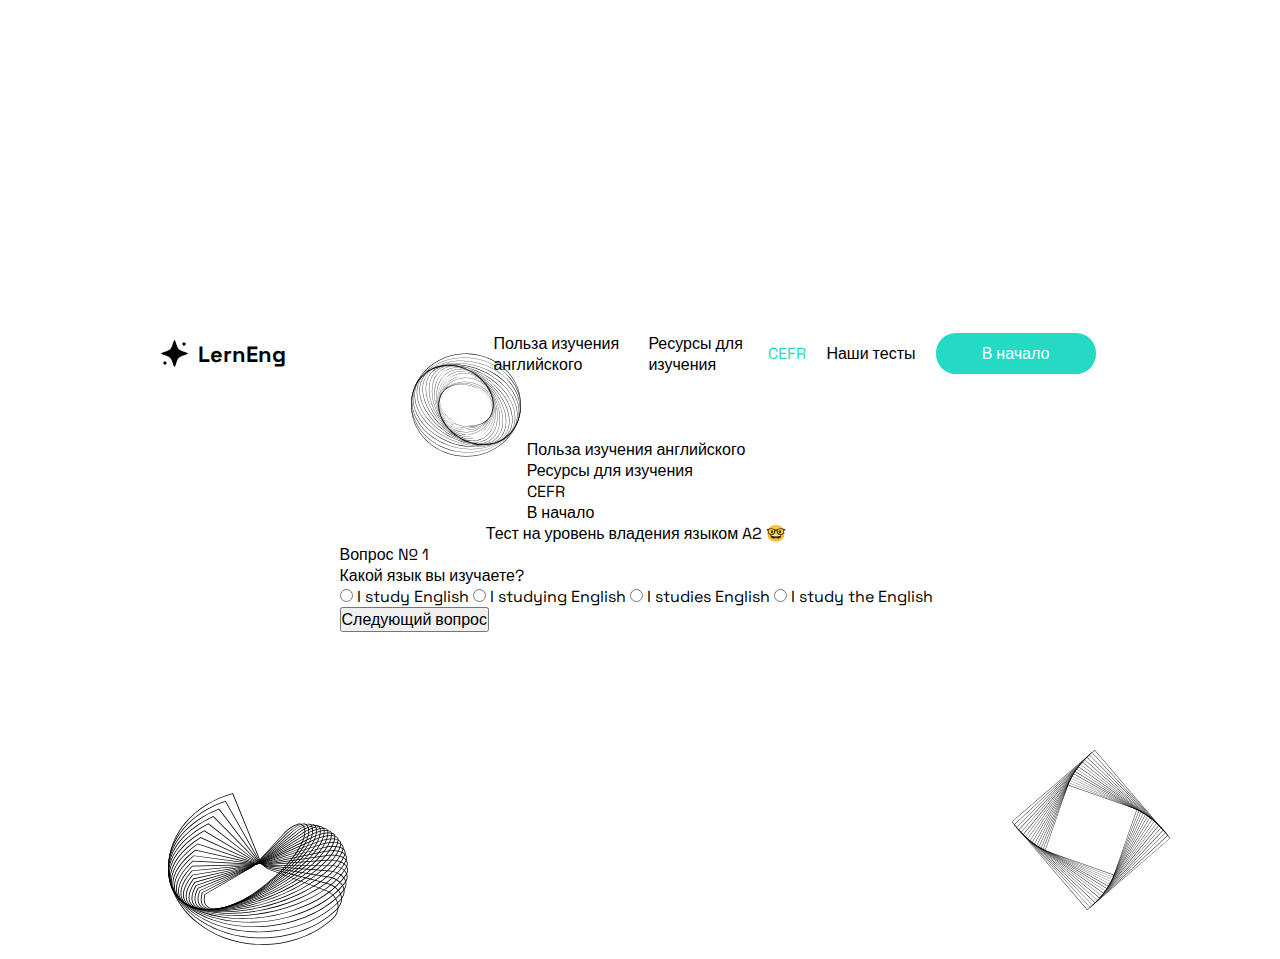
<file: testA2.html>
<!DOCTYPE html>
<html>
	<head>
		<title>LernEng</title>
		<meta charset="utf-8">
        <meta name="viewport" content="width=device-width, initial-scale=1.0">
		<link rel="stylesheet" href="styles/main.css">
		<link href="https://fonts.googleapis.com/css2?family=Space+Grotesk:wght@400;700&display=swap" rel="stylesheet">
	</head>
	<body>
		<main>
			<header>
				<div class="obj_container">
					<img class="obj" src="img/object.svg">
					<img class="obj2" src="img/obj2.svg">
					<img class="obj3" src="img/obj3.svg">
				</div>
				<nav>
					<div class="logo">
						<img src="img/Group.svg">
						<p>LernEng</p>
					</div>
					<section class="burger_menu">
						<span></span>
						<span></span>
						<span></span>
					</section>
					<ul>
						<li><a href="benefit_english.html">Польза изучения английского</a></li>
						<li><a href="resources_for_lerning.html">Ресурсы для изучения</a></li>
						<li><a href="">CEFR</a></li>
						<li><a href="CEFR.html">Наши тесты</a></li>
						<li><a href="index.html">В начало</a></li>
					</ul>
				</nav>
				<section class="bottom_content">
					<div class="burger_menu_content">
						<ul>
							<li><a href="benefit_english.html">Польза изучения английского</a></li>
							<li><a href="resources_for_lerning.html">Ресурсы для изучения</a></li>
							<li><a href="CEFR.html">CEFR</a></li>
							<li><a href="index.html">В начало</a></li>
						</ul>
					</div>
				</section>
			</header>
            <p class="test_text">Тест на уровень владения языком A2 &#129299;</p>
			<section class="test_block_container">
                <div class="test_block">
                    <p class="question_text">Вопрос № <span class="number_of_question">1</span></p>
                    <p class="question_text1">Какой язык вы изучаете?</p>
					<div class="answer_container">
						<label class="answer1">
							<input type="radio" name="answer" class = "answer1_input">
							<span class="answer1_text">I study English</span>
						</label>
						<label class="answer2">
							<input type="radio" name="answer" class = "answer2_input">
							<span class="answer2_text">I studying English</span>
						</label>
						<label class="answer3">
							<input type="radio" name="answer" class = "answer3_input">
							<span class="answer3_text">I studies English</span>
						</label>
						<label class="answer4">
							<input type="radio" name="answer" class = "answer4_input">
							<span class="answer4_text">I study the English</span>
						</label>
					</div>
                </div>
                <button class="button_next">Следующий вопрос</button>
            </section>
		</main>
		<script src="js/burger_menu.js"></script>
		<script src="js/testA2.js"></script>
	</body>
</html>
</file>
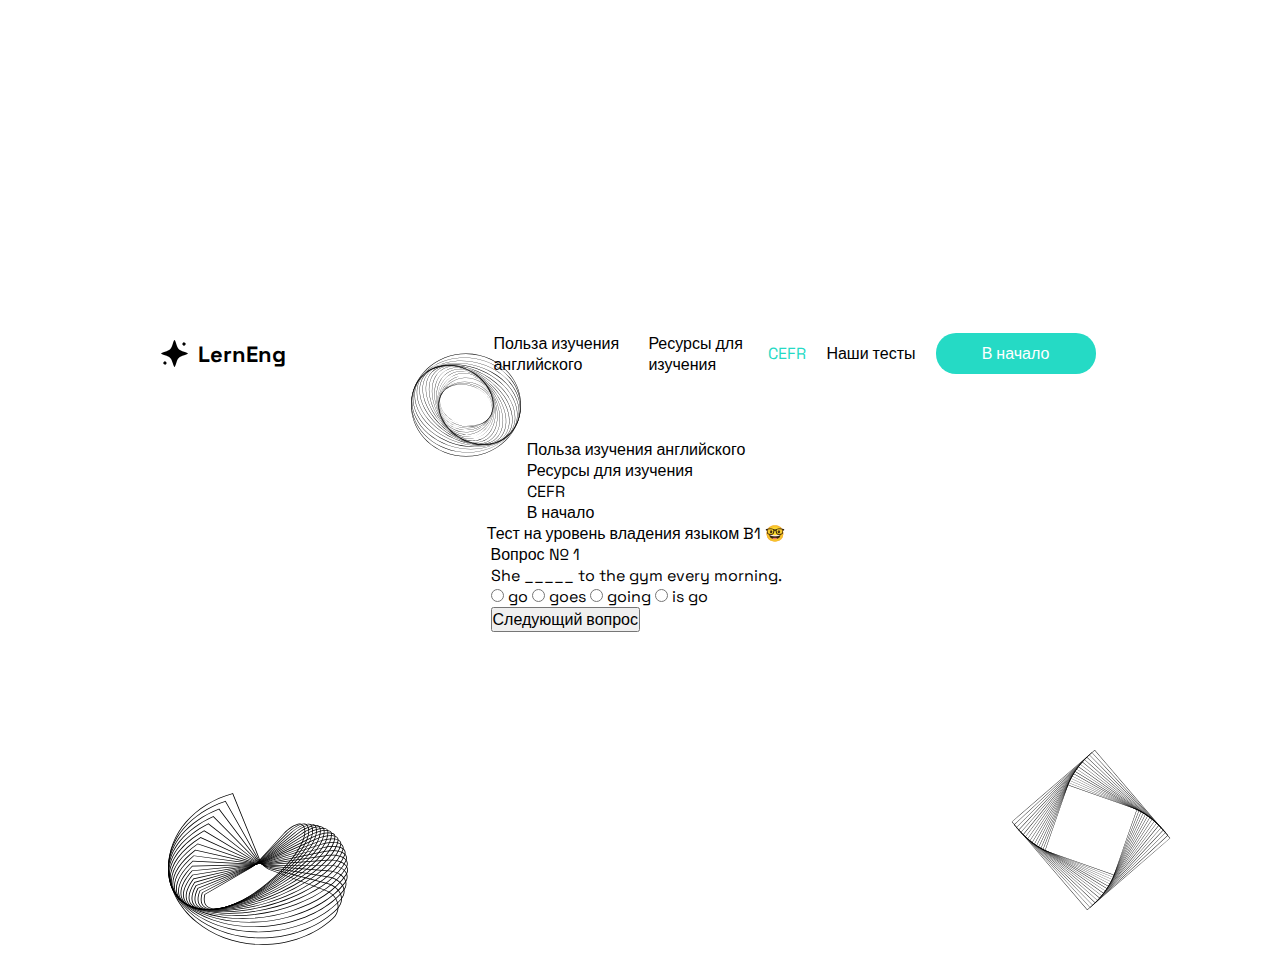
<file: testB1.html>
<!DOCTYPE html>
<html>
	<head>
		<title>LernEng</title>
		<meta charset="utf-8">
        <meta name="viewport" content="width=device-width, initial-scale=1.0">
		<link rel="stylesheet" href="styles/main.css">
		<link href="https://fonts.googleapis.com/css2?family=Space+Grotesk:wght@400;700&display=swap" rel="stylesheet">
	</head>
	<body>
		<main>
			<header>
				<div class="obj_container">
					<img class="obj" src="img/object.svg">
					<img class="obj2" src="img/obj2.svg">
					<img class="obj3" src="img/obj3.svg">
				</div>
				<nav>
					<div class="logo">
						<img src="img/Group.svg">
						<p>LernEng</p>
					</div>
					<section class="burger_menu">
						<span></span>
						<span></span>
						<span></span>
					</section>
					<ul>
						<li><a href="benefit_english.html">Польза изучения английского</a></li>
						<li><a href="resources_for_lerning.html">Ресурсы для изучения</a></li>
						<li><a href="">CEFR</a></li>
						<li><a href="CEFR.html">Наши тесты</a></li>
						<li><a href="index.html">В начало</a></li>
					</ul>
				</nav>
				<section class="bottom_content">
					<div class="burger_menu_content">
						<ul>
							<li><a href="benefit_english.html">Польза изучения английского</a></li>
							<li><a href="resources_for_lerning.html">Ресурсы для изучения</a></li>
							<li><a href="CEFR.html">CEFR</a></li>
							<li><a href="index.html">В начало</a></li>
						</ul>
					</div>
				</section>
			</header>
            <p class="test_text">Тест на уровень владения языком B1 &#129299;</p>
			<section class="test_block_container">
                <div class="test_block">
                    <p class="question_text">Вопрос № <span class="number_of_question">1</span></p>
                    <p class="question_text1">She _____ to the gym every morning.</p>
					<div class="answer_container">
						<label class="answer1">
							<input type="radio" name="answer" class = "answer1_input">
							<span class="answer1_text">go</span>
						</label>
						<label class="answer2">
							<input type="radio" name="answer" class = "answer2_input">
							<span class="answer2_text">goes</span>
						</label>
						<label class="answer3">
							<input type="radio" name="answer" class = "answer3_input">
							<span class="answer3_text">going</span>
						</label>
						<label class="answer4">
							<input type="radio" name="answer" class = "answer4_input">
							<span class="answer4_text">is go</span>
						</label>
					</div>
                </div>
                <button class="button_next">Следующий вопрос</button>
            </section>
		</main>
		<script src="js/burger_menu.js"></script>
		<script src="js/testB1.js"></script>
	</body>
</html>
</file>
<file: styles/main.css>
@import url(laptop768px.css)(min-width:431px) and (max-width:769px);
@import url(mobile430px.css)(min-width:0px) and (max-width:431px);
@import url(1024px.css)(min-width:769px) and (max-width:1025px);
@import url(1366px.css)(min-width:1025px) and (max-width:1367px);
@import url(1920px.css)(min-width:1367px) and (max-width:1920px);
@import url(1920px.css)(min-width:1920px) and (max-width:8000px);

* {
    margin: 0;
    padding: 0;
    box-sizing: border-box;
}
h1, h2, h3, h4, h5, h6, p {
    margin: 0;
    padding: 0;
}
ul, ol {
    list-style: none;
    padding: 0;
    margin: 0;
}
a {
    text-decoration: none;
    color: inherit;
}
img {
    max-width: 100%;
    height: auto;
    display: block;
}
button, input, textarea {
    font-family: inherit;
    font-size: inherit;
    margin: 0;
    padding: 0;
}
table {
    border-collapse: collapse;
    width: 100%;
}
div {
    margin: 0;
    padding: 0;
}

fieldset {
    border: none;
    padding: 0;
    margin: 0;
}
legend {
    padding: 0;
    margin: 0;
}
hr {
    border: none;
    border-top: 1px solid #ccc;
    margin: 20px 0;
}

img {
    display: block;
}

/*VARIABELS*/
:root{
    --min_height_nav: 50px;
	--max_height_nav: 50px;
	
	--color_green: #25DAC5;
	--color_red: #E93A7D;
	--color_dark_blue: #1E0E62;
	
	--min-width_main:380px;
	--max-width_main:430px;
	
	--img_size: 20px;
}
nav ul li:hover{
    cursor: pointer;
    opacity: 70%;
}
nav ul li:last-child:active{
    cursor: pointer;
    background: linear-gradient(45deg, #1E0E62, #25DAC5);
    opacity: 70%;
}

.bottom_content button:active {
    cursor: pointer;
    opacity: 70%;
    background: linear-gradient(45deg, #1E0E62, #E93A7D);
    transform: scale(1.05);
}
.bottom_content button {
    cursor: pointer;
    animation: pulse 2s infinite; /* Применение анимации */
}
.burger_menu_content li:hover{
    cursor: pointer;
}

.answer1:hover{
	cursor: pointer;

}
.answer2:hover{
	cursor: pointer;
 
}
.answer3:hover{
	cursor: pointer;

}
.answer4:hover{
	cursor: pointer;


}
.button_next:hover{
	cursor: pointer;
	
}
@keyframes pulse {
    0% {
        transform: scale(1); /* Нормальный размер */
    }
    50% {
        transform: scale(1.05); /* Увеличенный размер */
    }
    100% {
        transform: scale(1); /* Возвращение к нормальному размеру */
    }
}
@keyframes collapse {
    0% {
        display: none; /* Нормальный размер */
    }
    50% {
       
    }
    100% {
        display: block; /* Возвращение к нормальному размеру */
    }
}
.card_container {
    animation: collapse;
}
.button_next:active{
    transform: scale(1.05);
}
.burger_menu_content ul li:hover{
    transform: scale(1.03);
}
.burger_menu_content ul li:last-child a:hover{
    transform: scale(1.03);
}

.A1_btn{
    cursor: pointer;
}
.A1_btn:active{
    cursor: pointer;
    transform: scale(1.06);
}
.A2_btn:active{
    cursor: pointer;
    transform: scale(1.06);
}
.B1_btn:active {
    cursor: pointer;
    transform: scale(1.06);
}
.A1_p {
    font-size: 20px;
    font-weight: medium;
    text-align: center;
    padding-bottom: 20px;
}
</file>
